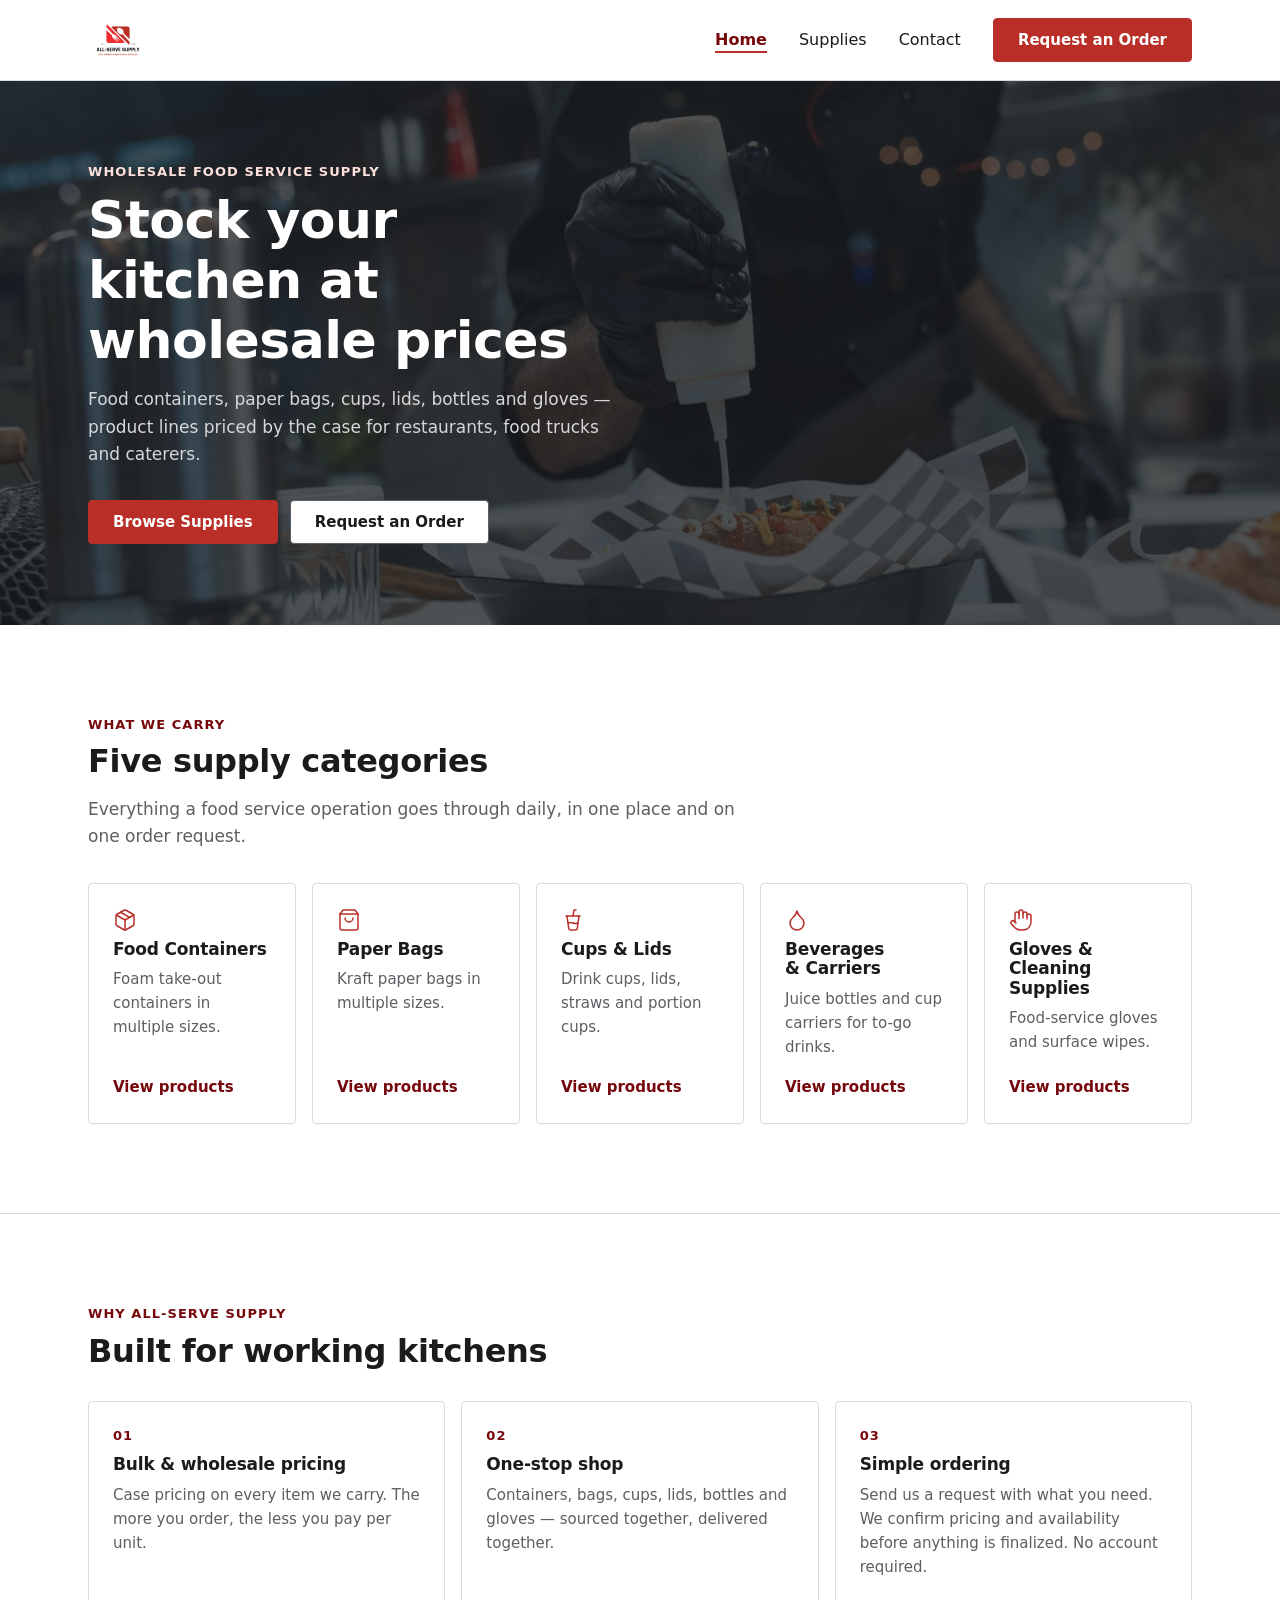
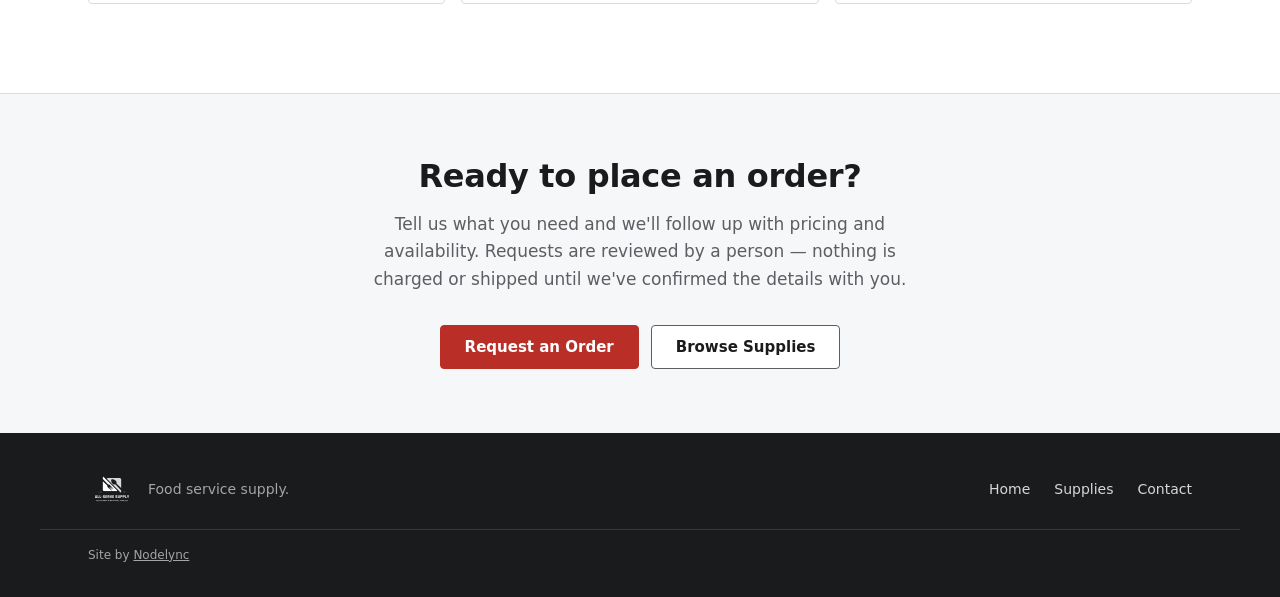
<file: index.html>
<!DOCTYPE html>
<html lang="en" class="no-js">
<head>
<meta charset="utf-8">
<meta name="viewport" content="width=device-width, initial-scale=1">
<title>All-Serve Supply — Wholesale Food Service Supplies</title>
<meta name="description" content="Wholesale containers, paper bags, cups, lids, bottles and gloves for restaurants, food trucks and caterers. Case pricing, simple order requests.">
<link rel="icon" href="images/logo/favicon-64.png" type="image/png">
<link rel="stylesheet" href="css/styles.css">
<link rel="preload" as="image" href="images/gallery/hero-800.jpg" media="(max-width: 63.9375em)" fetchpriority="high">
<link rel="preload" as="image" href="images/gallery/hero.jpg" media="(min-width: 64em)" fetchpriority="high">
<!-- Swaps the no-JS nav fallback for the toggle before first paint. -->
<script>document.documentElement.classList.remove('no-js');</script>
</head>
<body>

<a class="skip-link" href="#main">Skip to main content</a>

<header class="site-header">
  <div class="container">
    <a class="brand" href="index.html"><img src="images/logo/logo.svg" alt="All-Serve Supply"></a>
    <button class="nav-toggle" type="button" aria-expanded="false" aria-controls="site-nav" aria-label="Menu">
      <span class="nav-toggle-bars"></span>
    </button>
    <nav class="site-nav" id="site-nav" aria-label="Main">
      <ul>
        <li><a href="index.html" aria-current="page">Home</a></li>
        <li><a href="supplies.html">Supplies</a></li>
        <li><a href="contact.html">Contact</a></li>
        <li><a class="btn btn-primary" href="contact.html">Request an Order</a></li>
      </ul>
    </nav>
  </div>
</header>

<main id="main">

  <!-- Hero -->
  <section class="hero">
    <div class="container">
      <div class="hero-copy">
        <span class="eyebrow">Wholesale Food Service Supply</span>
        <h1>Stock your kitchen at wholesale prices</h1>
        <p>Food containers, paper bags, cups, lids, bottles and gloves — product lines priced by the case for restaurants, food trucks and caterers.</p>
        <div class="btn-row">
          <a class="btn btn-primary" href="supplies.html#catalog">Browse Supplies</a>
          <a class="btn btn-secondary" href="contact.html">Request an Order</a>
        </div>
      </div>
    </div>
  </section>

  <!-- Categories -->
  <section class="section">
    <div class="container">
      <div class="section-head">
        <span class="eyebrow">What We Carry</span>
        <h2>Five supply categories</h2>
        <p class="lede">Everything a food service operation goes through daily, in one place and on one order request.</p>
      </div>

      <div class="grid grid-5">
        <div class="card card-category">
          <svg class="card-icon" viewBox="0 0 24 24" fill="none" stroke="currentColor" stroke-width="1.5" stroke-linecap="round" stroke-linejoin="round" aria-hidden="true"><path d="M11 21.73a2 2 0 0 0 2 0l7-4A2 2 0 0 0 21 16V8a2 2 0 0 0-1-1.73l-7-4a2 2 0 0 0-2 0l-7 4A2 2 0 0 0 3 8v8a2 2 0 0 0 1 1.73z"/><path d="M12 22V12"/><path d="M3.29 7 12 12l8.71-5"/><path d="m7.5 4.27 9 5.15"/></svg>
          <h3>Food Containers</h3>
          <p>Foam take-out containers in multiple sizes.</p>
          <a class="card-link" href="supplies.html#containers">View products</a>
        </div>

        <div class="card card-category">
          <svg class="card-icon" viewBox="0 0 24 24" fill="none" stroke="currentColor" stroke-width="1.5" stroke-linecap="round" stroke-linejoin="round" aria-hidden="true"><path d="M6 2 3 6v14a2 2 0 0 0 2 2h14a2 2 0 0 0 2-2V6l-3-4Z"/><path d="M3 6h18"/><path d="M16 10a4 4 0 0 1-8 0"/></svg>
          <h3>Paper Bags</h3>
          <p>Kraft paper bags in multiple sizes.</p>
          <a class="card-link" href="supplies.html#bags">View products</a>
        </div>

        <div class="card card-category">
          <svg class="card-icon" viewBox="0 0 24 24" fill="none" stroke="currentColor" stroke-width="1.5" stroke-linecap="round" stroke-linejoin="round" aria-hidden="true"><path d="m6 8 1.75 12.28a2 2 0 0 0 2 1.72h4.54a2 2 0 0 0 2-1.72L18 8"/><path d="M5 8h14"/><path d="M7 15a6.47 6.47 0 0 1 5 0 6.47 6.47 0 0 0 5 0"/><path d="m12 8 1-6h2"/></svg>
          <h3>Cups &amp; Lids</h3>
          <p>Drink cups, lids, straws and portion cups.</p>
          <a class="card-link" href="supplies.html#cups">View products</a>
        </div>

        <div class="card card-category">
          <svg class="card-icon" viewBox="0 0 24 24" fill="none" stroke="currentColor" stroke-width="1.5" stroke-linecap="round" stroke-linejoin="round" aria-hidden="true"><path d="M12 22a7 7 0 0 0 7-7c0-2-1-3.9-3-5.5s-3.5-4-4-6.5c-.5 2.5-2 4.5-4 6.5C6 11.1 5 13 5 15a7 7 0 0 0 7 7z"/></svg>
          <h3>Beverages &amp; Carriers</h3>
          <p>Juice bottles and cup carriers for to-go drinks.</p>
          <a class="card-link" href="supplies.html#bottles">View products</a>
        </div>

        <div class="card card-category">
          <svg class="card-icon" viewBox="0 0 24 24" fill="none" stroke="currentColor" stroke-width="1.5" stroke-linecap="round" stroke-linejoin="round" aria-hidden="true"><path d="M18 11V6a2 2 0 0 0-4 0v0"/><path d="M14 10V4a2 2 0 0 0-4 0v2"/><path d="M10 10.5V6a2 2 0 0 0-4 0v8"/><path d="M18 8a2 2 0 1 1 4 0v6a8 8 0 0 1-8 8h-2c-2.8 0-4.5-.86-5.99-2.34l-3.6-3.6a2 2 0 0 1 2.83-2.82L7 15"/></svg>
          <h3>Gloves &amp; Cleaning Supplies</h3>
          <p>Food-service gloves and surface wipes.</p>
          <a class="card-link" href="supplies.html#gloves">View products</a>
        </div>
      </div>
    </div>
  </section>

  <!-- Why us -->
  <section class="section">
    <div class="container">
      <div class="section-head">
        <span class="eyebrow">Why All-Serve Supply</span>
        <h2>Built for working kitchens</h2>
      </div>

      <div class="grid grid-3">
        <div class="card">
          <span class="card-number">01</span>
          <h3>Bulk &amp; wholesale pricing</h3>
          <p>Case pricing on every item we carry. The more you order, the less you pay per unit.</p>
        </div>
        <div class="card">
          <span class="card-number">02</span>
          <h3>One-stop shop</h3>
          <p>Containers, bags, cups, lids, bottles and gloves — sourced together, delivered together.</p>
        </div>
        <div class="card">
          <span class="card-number">03</span>
          <h3>Simple ordering</h3>
          <p>Send us a request with what you need. We confirm pricing and availability before anything is finalized. No account required.</p>
        </div>
      </div>
    </div>
  </section>

  <!-- Closing CTA -->
  <section class="cta-band">
    <div class="container">
      <h2>Ready to place an order?</h2>
      <p>Tell us what you need and we'll follow up with pricing and availability. Requests are reviewed by a person — nothing is charged or shipped until we've confirmed the details with you.</p>
      <div class="btn-row">
        <a class="btn btn-primary" href="contact.html">Request an Order</a>
        <a class="btn btn-secondary" href="supplies.html#catalog">Browse Supplies</a>
      </div>
    </div>
  </section>

</main>

<footer class="site-footer">
  <div class="container">
    <div class="footer-brand-block">
      <a class="footer-logo" href="index.html"><img src="images/logo/inverted-logo-v2.svg" alt="All-Serve Supply"></a>
      <span class="footer-legal">Food service supply.</span>
    </div>
    <nav aria-label="Footer">
      <ul>
        <li><a href="index.html">Home</a></li>
        <li><a href="supplies.html">Supplies</a></li>
        <li><a href="contact.html">Contact</a></li>
      </ul>
    </nav>
  </div>
  <div class="container footer-credit">
    <p>Site by <a href="https://www.nodelync.cloud/" target="_blank" rel="noopener noreferrer">Nodelync</a></p>
  </div>
</footer>

<script src="js/main.js"></script>
</body>
</html>
</file>
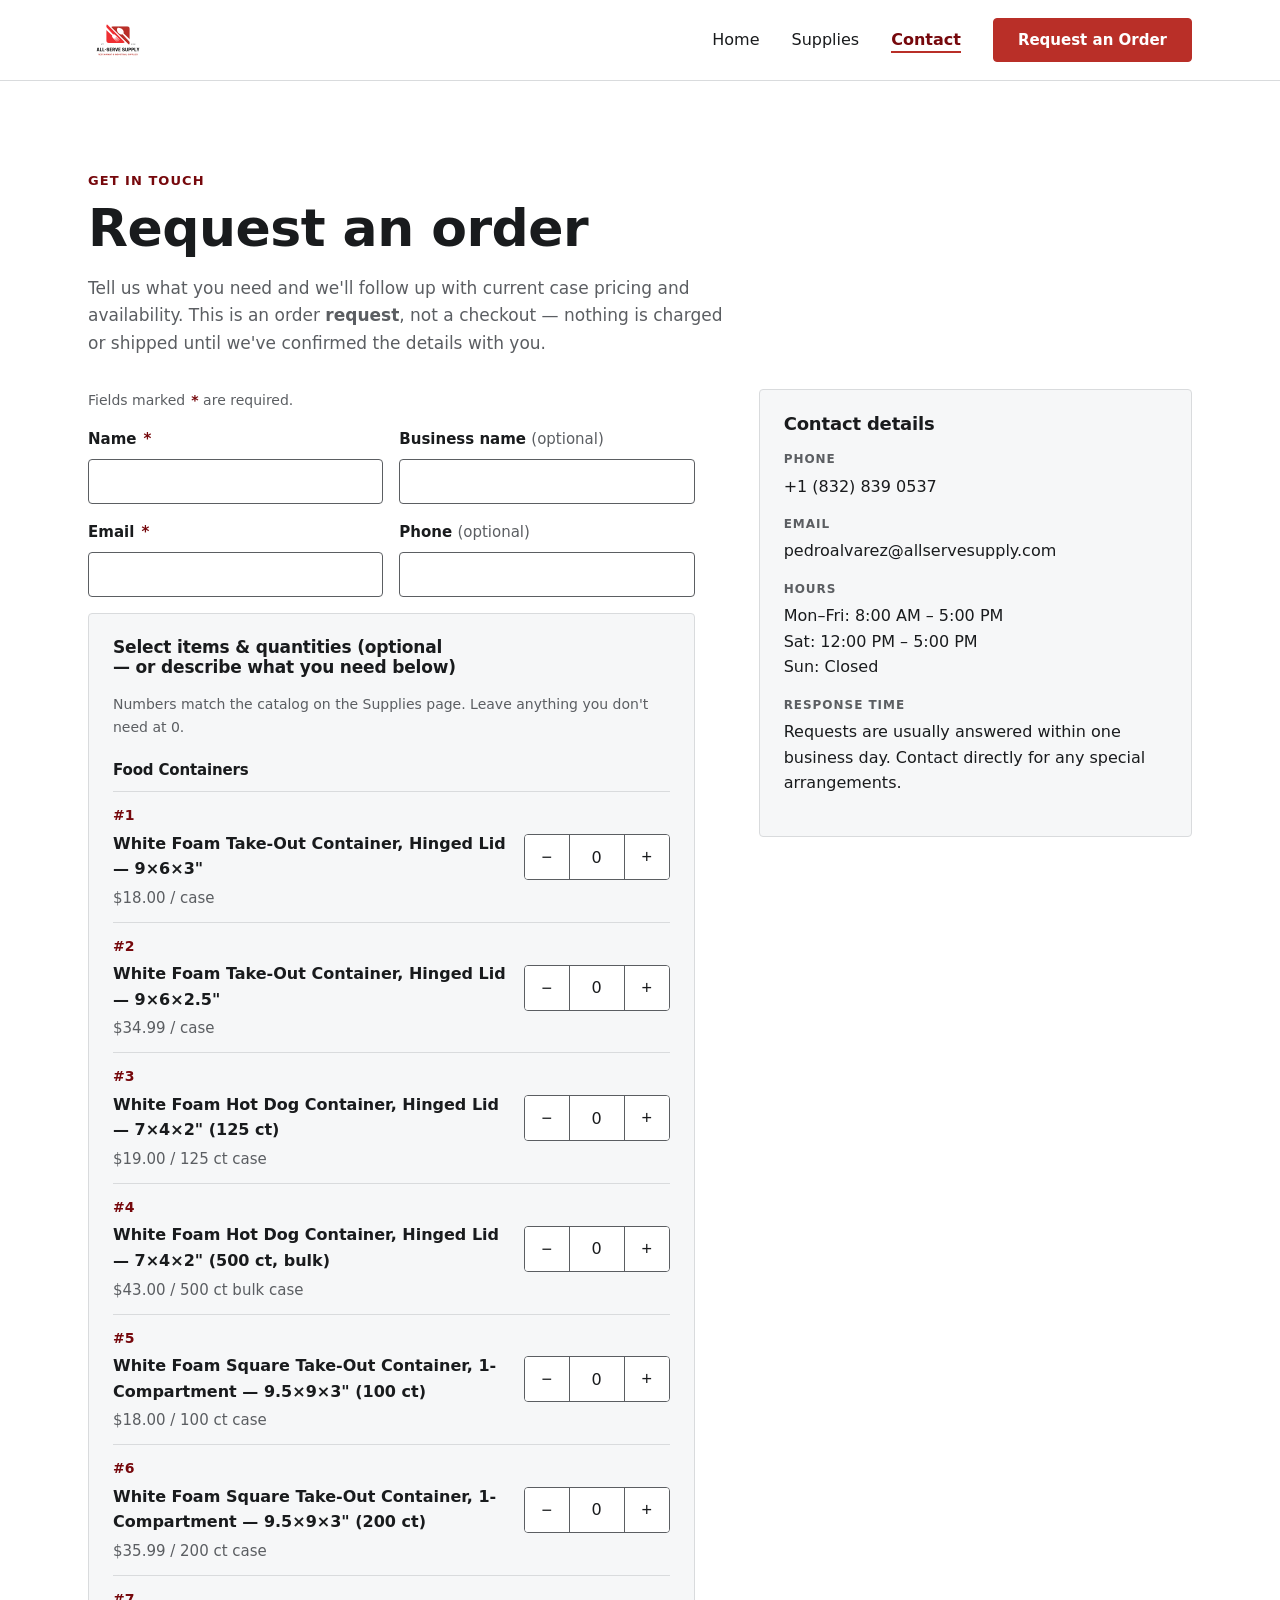
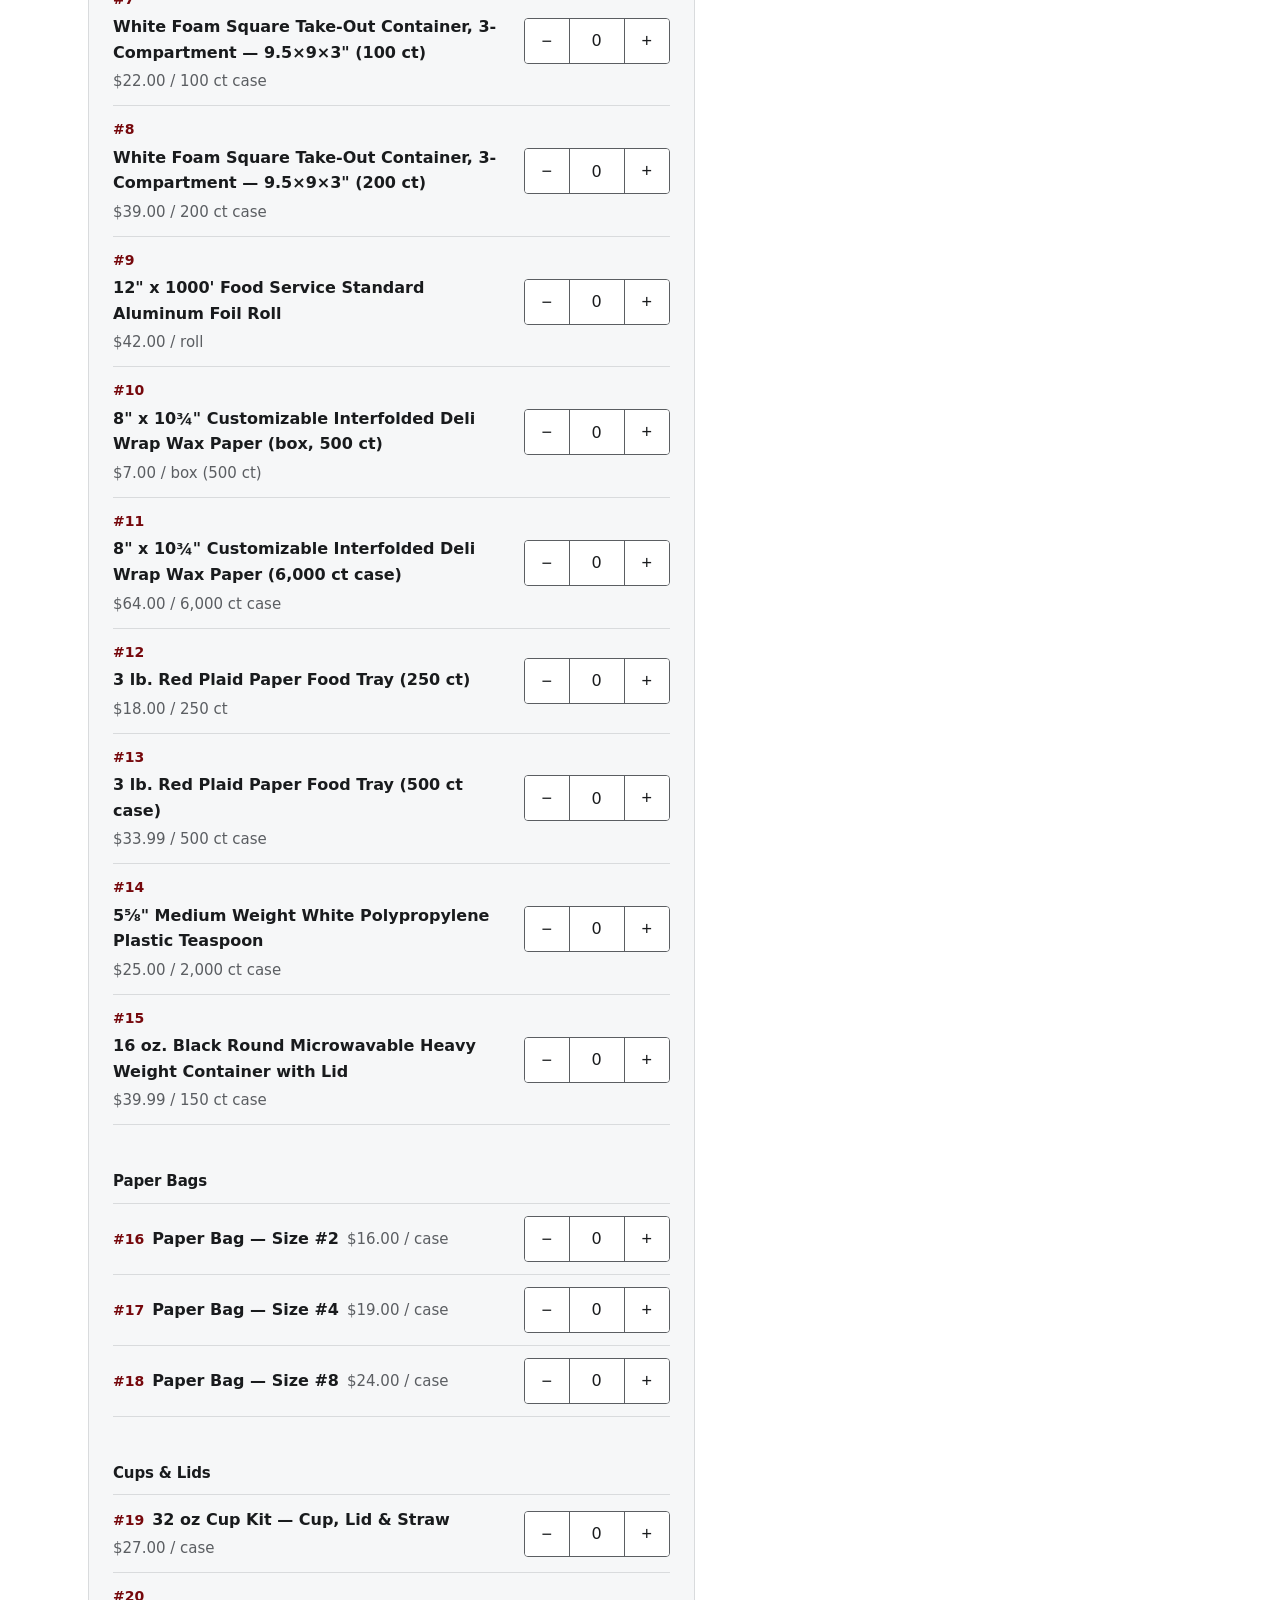
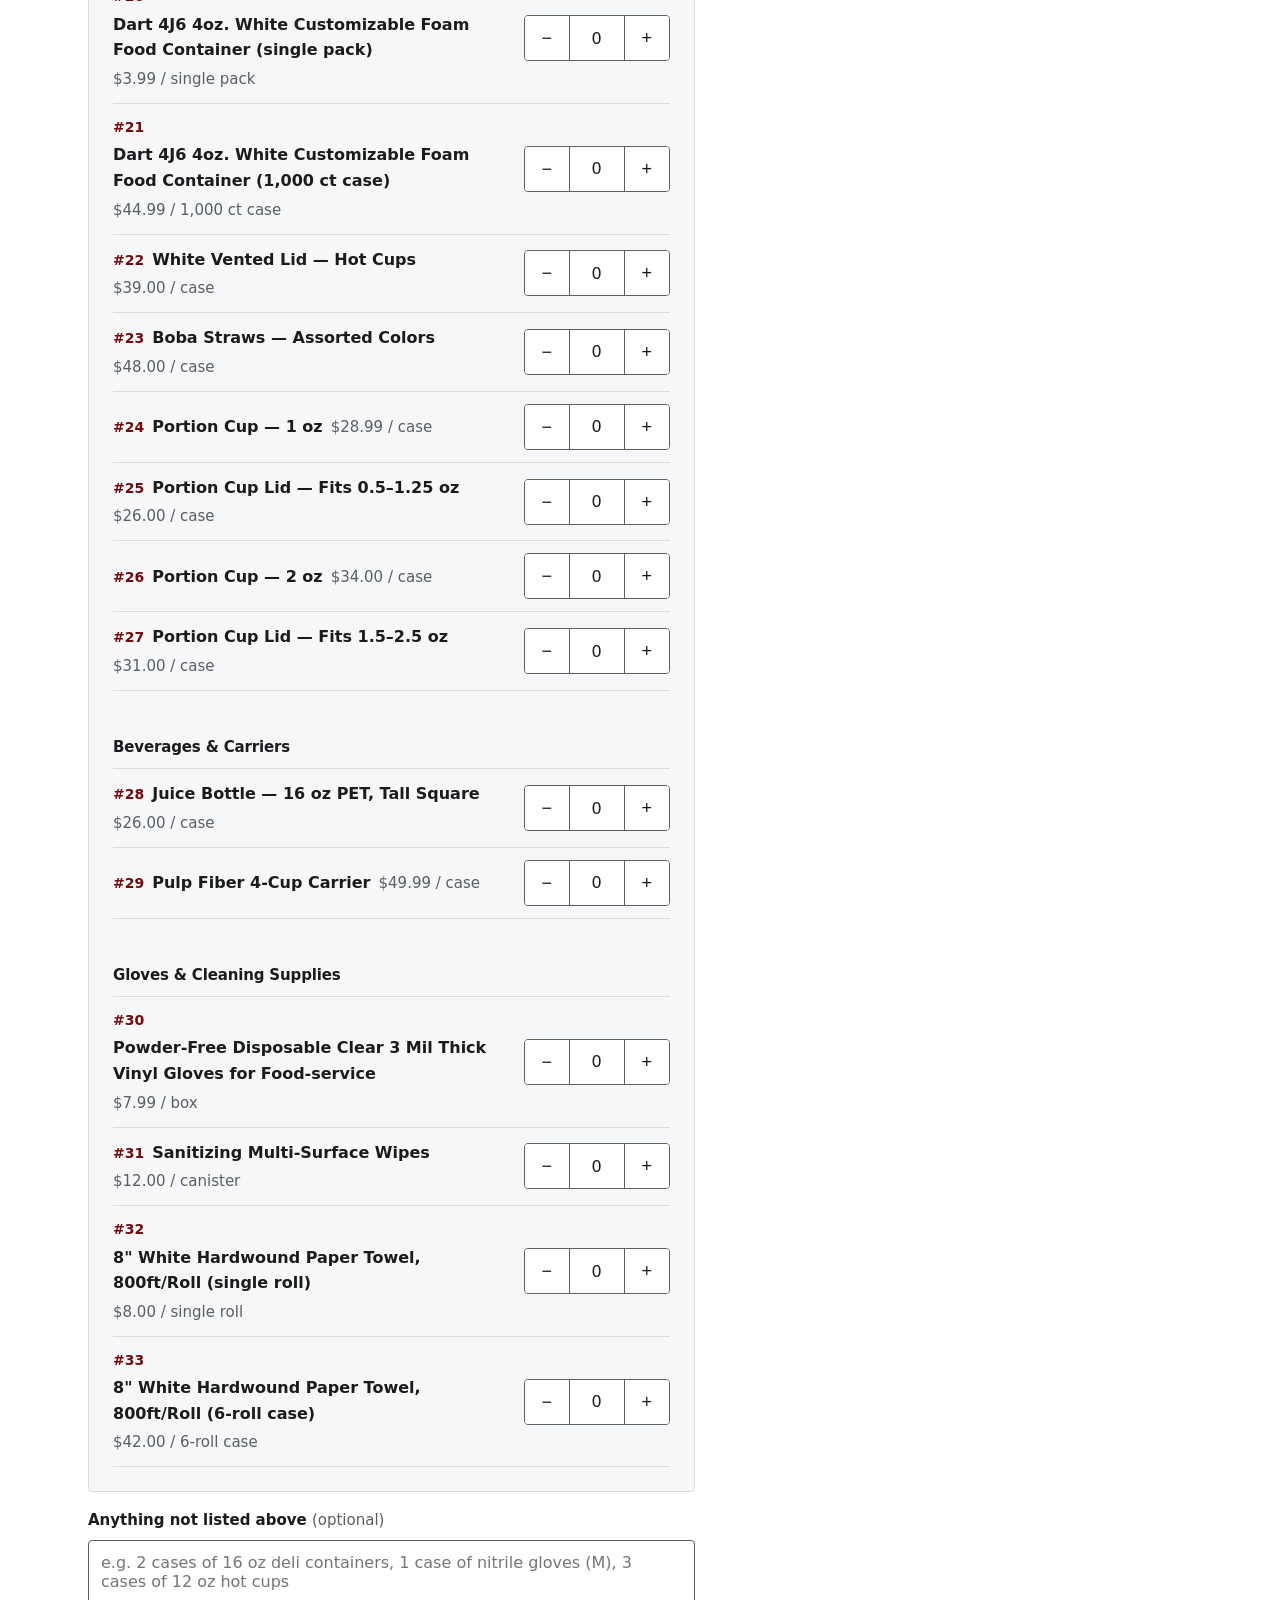
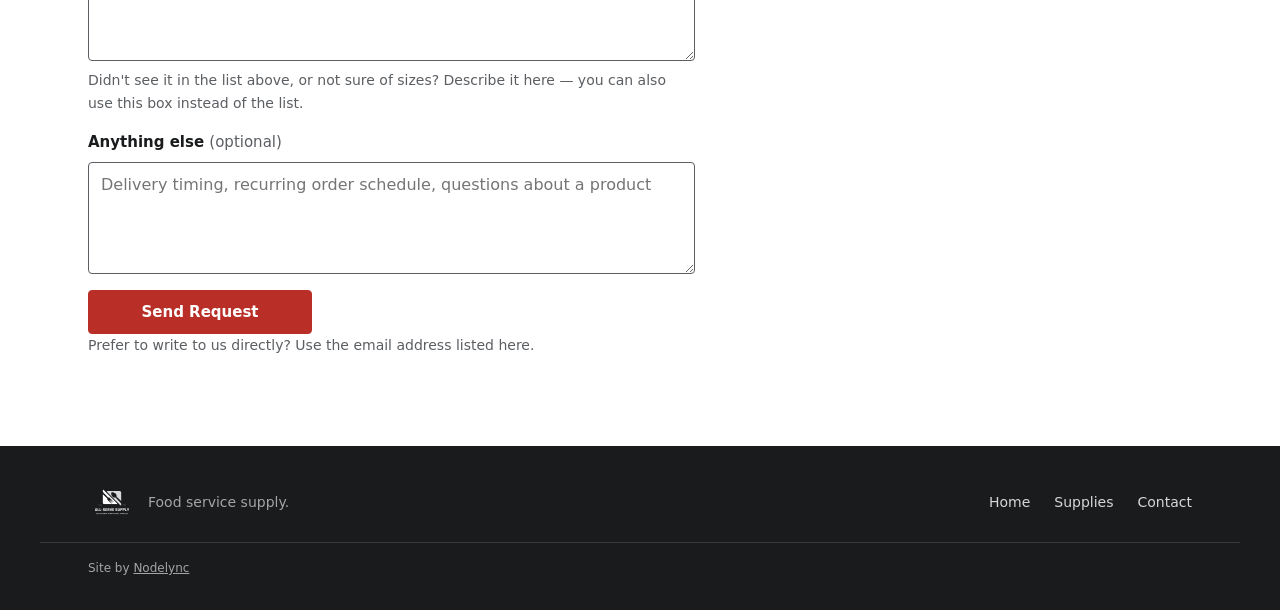
<file: contact.html>
<!DOCTYPE html>
<html lang="en" class="no-js">
<head>
<meta charset="utf-8">
<meta name="viewport" content="width=device-width, initial-scale=1">
<title>Contact &amp; Order Request — All-Serve Supply</title>
<meta name="description" content="Send an order request for wholesale food service supplies. Tell us the items and quantities you need and we'll follow up with case pricing and availability.">
<link rel="icon" href="images/logo/favicon-64.png" type="image/png">
<link rel="stylesheet" href="css/styles.css">
<!-- Swaps the no-JS nav fallback for the toggle before first paint. -->
<script>document.documentElement.classList.remove('no-js');</script>
</head>
<body>

<a class="skip-link" href="#main">Skip to main content</a>

<header class="site-header">
  <div class="container">
    <a class="brand" href="index.html"><img src="images/logo/logo.svg" alt="All-Serve Supply"></a>
    <button class="nav-toggle" type="button" aria-expanded="false" aria-controls="site-nav" aria-label="Menu">
      <span class="nav-toggle-bars"></span>
    </button>
    <nav class="site-nav" id="site-nav" aria-label="Main">
      <ul>
        <li><a href="index.html">Home</a></li>
        <li><a href="supplies.html">Supplies</a></li>
        <li><a href="contact.html" aria-current="page">Contact</a></li>
        <li><a class="btn btn-primary" href="contact.html">Request an Order</a></li>
      </ul>
    </nav>
  </div>
</header>

<main id="main">

  <section class="section">
    <div class="container">
      <div class="section-head">
        <span class="eyebrow">Get in Touch</span>
        <h1>Request an order</h1>
        <p class="lede">Tell us what you need and we'll follow up with current case pricing and availability. This is an order <strong>request</strong>, not a checkout — nothing is charged or shipped until we've confirmed the details with you.</p>
      </div>

      <div class="contact-layout">

        <div>
          <!-- Phase 1 has no backend (static hosting). On submit, main.js
               validates the fields and hands the details to the visitor's
               email client via a mailto: link addressed to data-order-email
               below. See PLACEHOLDER-DATA.md — moving to a real form
               endpoint is a launch task. -->
          <form class="form-grid" id="order-request-form" data-order-email="pedroalvarez@allservesupply.com" novalidate>

            <p class="field-hint">Fields marked <span class="required-mark" aria-hidden="true">*</span> are required.</p>

            <div class="form-row">
              <div class="form-field">
                <label for="name">Name <span class="required-mark" aria-hidden="true">*</span></label>
                <input class="input" type="text" id="name" name="name" autocomplete="name" required>
              </div>
              <div class="form-field">
                <label for="company">Business name <span class="optional">(optional)</span></label>
                <input class="input" type="text" id="company" name="company" autocomplete="organization">
              </div>
            </div>

            <div class="form-row">
              <div class="form-field">
                <label for="email">Email <span class="required-mark" aria-hidden="true">*</span></label>
                <input class="input" type="email" id="email" name="email" autocomplete="email" required>
              </div>
              <div class="form-field">
                <label for="phone">Phone <span class="optional">(optional)</span></label>
                <input class="input" type="tel" id="phone" name="phone" autocomplete="tel">
              </div>
            </div>

            <!-- Structured item selection. Hardcoded to match supplies.html —
                 same #1-#33 numbering, names and prices, in the same order —
                 no fetch(), no shared data source. See the numbering note
                 above the catalog section in supplies.html and the matching
                 entry in PLACEHOLDER-DATA.md before editing either page. -->
            <div class="order-items">
              <h2>Select items &amp; quantities <span class="optional">(optional — or describe what you need below)</span></h2>
              <p class="field-hint">Numbers match the catalog on the Supplies page. Leave anything you don't need at 0.</p>

              <div class="order-category">
                <h3>Food Containers</h3>

                <div class="order-item">
                  <div class="order-item-info">
                    <span class="order-item-number">#1</span>
                    <span class="order-item-name">White Foam Take-Out Container, Hinged Lid — 9×6×3"</span>
                    <span class="order-item-price">$18.00 / case</span>
                  </div>
                  <div class="qty-stepper">
                    <button type="button" class="qty-btn" data-step="-1" aria-label="Decrease quantity, item 1">−</button>
                    <input type="number" class="qty-input" name="qty-1" min="0" step="1" value="0" aria-label="Quantity, item 1">
                    <button type="button" class="qty-btn" data-step="1" aria-label="Increase quantity, item 1">+</button>
                  </div>
                </div>

                <div class="order-item">
                  <div class="order-item-info">
                    <span class="order-item-number">#2</span>
                    <span class="order-item-name">White Foam Take-Out Container, Hinged Lid — 9×6×2.5"</span>
                    <span class="order-item-price">$34.99 / case</span>
                  </div>
                  <div class="qty-stepper">
                    <button type="button" class="qty-btn" data-step="-1" aria-label="Decrease quantity, item 2">−</button>
                    <input type="number" class="qty-input" name="qty-2" min="0" step="1" value="0" aria-label="Quantity, item 2">
                    <button type="button" class="qty-btn" data-step="1" aria-label="Increase quantity, item 2">+</button>
                  </div>
                </div>

                <div class="order-item">
                  <div class="order-item-info">
                    <span class="order-item-number">#3</span>
                    <span class="order-item-name">White Foam Hot Dog Container, Hinged Lid — 7×4×2" (125 ct)</span>
                    <span class="order-item-price">$19.00 / 125 ct case</span>
                  </div>
                  <div class="qty-stepper">
                    <button type="button" class="qty-btn" data-step="-1" aria-label="Decrease quantity, item 3">−</button>
                    <input type="number" class="qty-input" name="qty-3" min="0" step="1" value="0" aria-label="Quantity, item 3">
                    <button type="button" class="qty-btn" data-step="1" aria-label="Increase quantity, item 3">+</button>
                  </div>
                </div>

                <div class="order-item">
                  <div class="order-item-info">
                    <span class="order-item-number">#4</span>
                    <span class="order-item-name">White Foam Hot Dog Container, Hinged Lid — 7×4×2" (500 ct, bulk)</span>
                    <span class="order-item-price">$43.00 / 500 ct bulk case</span>
                  </div>
                  <div class="qty-stepper">
                    <button type="button" class="qty-btn" data-step="-1" aria-label="Decrease quantity, item 4">−</button>
                    <input type="number" class="qty-input" name="qty-4" min="0" step="1" value="0" aria-label="Quantity, item 4">
                    <button type="button" class="qty-btn" data-step="1" aria-label="Increase quantity, item 4">+</button>
                  </div>
                </div>

                <div class="order-item">
                  <div class="order-item-info">
                    <span class="order-item-number">#5</span>
                    <span class="order-item-name">White Foam Square Take-Out Container, 1-Compartment — 9.5×9×3" (100 ct)</span>
                    <span class="order-item-price">$18.00 / 100 ct case</span>
                  </div>
                  <div class="qty-stepper">
                    <button type="button" class="qty-btn" data-step="-1" aria-label="Decrease quantity, item 5">−</button>
                    <input type="number" class="qty-input" name="qty-5" min="0" step="1" value="0" aria-label="Quantity, item 5">
                    <button type="button" class="qty-btn" data-step="1" aria-label="Increase quantity, item 5">+</button>
                  </div>
                </div>

                <div class="order-item">
                  <div class="order-item-info">
                    <span class="order-item-number">#6</span>
                    <span class="order-item-name">White Foam Square Take-Out Container, 1-Compartment — 9.5×9×3" (200 ct)</span>
                    <span class="order-item-price">$35.99 / 200 ct case</span>
                  </div>
                  <div class="qty-stepper">
                    <button type="button" class="qty-btn" data-step="-1" aria-label="Decrease quantity, item 6">−</button>
                    <input type="number" class="qty-input" name="qty-6" min="0" step="1" value="0" aria-label="Quantity, item 6">
                    <button type="button" class="qty-btn" data-step="1" aria-label="Increase quantity, item 6">+</button>
                  </div>
                </div>

                <div class="order-item">
                  <div class="order-item-info">
                    <span class="order-item-number">#7</span>
                    <span class="order-item-name">White Foam Square Take-Out Container, 3-Compartment — 9.5×9×3" (100 ct)</span>
                    <span class="order-item-price">$22.00 / 100 ct case</span>
                  </div>
                  <div class="qty-stepper">
                    <button type="button" class="qty-btn" data-step="-1" aria-label="Decrease quantity, item 7">−</button>
                    <input type="number" class="qty-input" name="qty-7" min="0" step="1" value="0" aria-label="Quantity, item 7">
                    <button type="button" class="qty-btn" data-step="1" aria-label="Increase quantity, item 7">+</button>
                  </div>
                </div>

                <div class="order-item">
                  <div class="order-item-info">
                    <span class="order-item-number">#8</span>
                    <span class="order-item-name">White Foam Square Take-Out Container, 3-Compartment — 9.5×9×3" (200 ct)</span>
                    <span class="order-item-price">$39.00 / 200 ct case</span>
                  </div>
                  <div class="qty-stepper">
                    <button type="button" class="qty-btn" data-step="-1" aria-label="Decrease quantity, item 8">−</button>
                    <input type="number" class="qty-input" name="qty-8" min="0" step="1" value="0" aria-label="Quantity, item 8">
                    <button type="button" class="qty-btn" data-step="1" aria-label="Increase quantity, item 8">+</button>
                  </div>
                </div>

                <div class="order-item">
                  <div class="order-item-info">
                    <span class="order-item-number">#9</span>
                    <span class="order-item-name">12" x 1000' Food Service Standard Aluminum Foil Roll</span>
                    <span class="order-item-price">$42.00 / roll</span>
                  </div>
                  <div class="qty-stepper">
                    <button type="button" class="qty-btn" data-step="-1" aria-label="Decrease quantity, item 9">−</button>
                    <input type="number" class="qty-input" name="qty-9" min="0" step="1" value="0" aria-label="Quantity, item 9">
                    <button type="button" class="qty-btn" data-step="1" aria-label="Increase quantity, item 9">+</button>
                  </div>
                </div>

                <div class="order-item">
                  <div class="order-item-info">
                    <span class="order-item-number">#10</span>
                    <span class="order-item-name">8" x 10¾" Customizable Interfolded Deli Wrap Wax Paper (box, 500 ct)</span>
                    <span class="order-item-price">$7.00 / box (500 ct)</span>
                  </div>
                  <div class="qty-stepper">
                    <button type="button" class="qty-btn" data-step="-1" aria-label="Decrease quantity, item 10">−</button>
                    <input type="number" class="qty-input" name="qty-10" min="0" step="1" value="0" aria-label="Quantity, item 10">
                    <button type="button" class="qty-btn" data-step="1" aria-label="Increase quantity, item 10">+</button>
                  </div>
                </div>

                <div class="order-item">
                  <div class="order-item-info">
                    <span class="order-item-number">#11</span>
                    <span class="order-item-name">8" x 10¾" Customizable Interfolded Deli Wrap Wax Paper (6,000 ct case)</span>
                    <span class="order-item-price">$64.00 / 6,000 ct case</span>
                  </div>
                  <div class="qty-stepper">
                    <button type="button" class="qty-btn" data-step="-1" aria-label="Decrease quantity, item 11">−</button>
                    <input type="number" class="qty-input" name="qty-11" min="0" step="1" value="0" aria-label="Quantity, item 11">
                    <button type="button" class="qty-btn" data-step="1" aria-label="Increase quantity, item 11">+</button>
                  </div>
                </div>

                <div class="order-item">
                  <div class="order-item-info">
                    <span class="order-item-number">#12</span>
                    <span class="order-item-name">3 lb. Red Plaid Paper Food Tray (250 ct)</span>
                    <span class="order-item-price">$18.00 / 250 ct</span>
                  </div>
                  <div class="qty-stepper">
                    <button type="button" class="qty-btn" data-step="-1" aria-label="Decrease quantity, item 12">−</button>
                    <input type="number" class="qty-input" name="qty-12" min="0" step="1" value="0" aria-label="Quantity, item 12">
                    <button type="button" class="qty-btn" data-step="1" aria-label="Increase quantity, item 12">+</button>
                  </div>
                </div>

                <div class="order-item">
                  <div class="order-item-info">
                    <span class="order-item-number">#13</span>
                    <span class="order-item-name">3 lb. Red Plaid Paper Food Tray (500 ct case)</span>
                    <span class="order-item-price">$33.99 / 500 ct case</span>
                  </div>
                  <div class="qty-stepper">
                    <button type="button" class="qty-btn" data-step="-1" aria-label="Decrease quantity, item 13">−</button>
                    <input type="number" class="qty-input" name="qty-13" min="0" step="1" value="0" aria-label="Quantity, item 13">
                    <button type="button" class="qty-btn" data-step="1" aria-label="Increase quantity, item 13">+</button>
                  </div>
                </div>

                <div class="order-item">
                  <div class="order-item-info">
                    <span class="order-item-number">#14</span>
                    <span class="order-item-name">5⅝" Medium Weight White Polypropylene Plastic Teaspoon</span>
                    <span class="order-item-price">$25.00 / 2,000 ct case</span>
                  </div>
                  <div class="qty-stepper">
                    <button type="button" class="qty-btn" data-step="-1" aria-label="Decrease quantity, item 14">−</button>
                    <input type="number" class="qty-input" name="qty-14" min="0" step="1" value="0" aria-label="Quantity, item 14">
                    <button type="button" class="qty-btn" data-step="1" aria-label="Increase quantity, item 14">+</button>
                  </div>
                </div>

                <div class="order-item">
                  <div class="order-item-info">
                    <span class="order-item-number">#15</span>
                    <span class="order-item-name">16 oz. Black Round Microwavable Heavy Weight Container with Lid</span>
                    <span class="order-item-price">$39.99 / 150 ct case</span>
                  </div>
                  <div class="qty-stepper">
                    <button type="button" class="qty-btn" data-step="-1" aria-label="Decrease quantity, item 15">−</button>
                    <input type="number" class="qty-input" name="qty-15" min="0" step="1" value="0" aria-label="Quantity, item 15">
                    <button type="button" class="qty-btn" data-step="1" aria-label="Increase quantity, item 15">+</button>
                  </div>
                </div>
              </div>

              <div class="order-category">
                <h3>Paper Bags</h3>

                <div class="order-item">
                  <div class="order-item-info">
                    <span class="order-item-number">#16</span>
                    <span class="order-item-name">Paper Bag — Size #2</span>
                    <span class="order-item-price">$16.00 / case</span>
                  </div>
                  <div class="qty-stepper">
                    <button type="button" class="qty-btn" data-step="-1" aria-label="Decrease quantity, item 16">−</button>
                    <input type="number" class="qty-input" name="qty-16" min="0" step="1" value="0" aria-label="Quantity, item 16">
                    <button type="button" class="qty-btn" data-step="1" aria-label="Increase quantity, item 16">+</button>
                  </div>
                </div>

                <div class="order-item">
                  <div class="order-item-info">
                    <span class="order-item-number">#17</span>
                    <span class="order-item-name">Paper Bag — Size #4</span>
                    <span class="order-item-price">$19.00 / case</span>
                  </div>
                  <div class="qty-stepper">
                    <button type="button" class="qty-btn" data-step="-1" aria-label="Decrease quantity, item 17">−</button>
                    <input type="number" class="qty-input" name="qty-17" min="0" step="1" value="0" aria-label="Quantity, item 17">
                    <button type="button" class="qty-btn" data-step="1" aria-label="Increase quantity, item 17">+</button>
                  </div>
                </div>

                <div class="order-item">
                  <div class="order-item-info">
                    <span class="order-item-number">#18</span>
                    <span class="order-item-name">Paper Bag — Size #8</span>
                    <span class="order-item-price">$24.00 / case</span>
                  </div>
                  <div class="qty-stepper">
                    <button type="button" class="qty-btn" data-step="-1" aria-label="Decrease quantity, item 18">−</button>
                    <input type="number" class="qty-input" name="qty-18" min="0" step="1" value="0" aria-label="Quantity, item 18">
                    <button type="button" class="qty-btn" data-step="1" aria-label="Increase quantity, item 18">+</button>
                  </div>
                </div>
              </div>

              <div class="order-category">
                <h3>Cups &amp; Lids</h3>

                <div class="order-item">
                  <div class="order-item-info">
                    <span class="order-item-number">#19</span>
                    <span class="order-item-name">32 oz Cup Kit — Cup, Lid &amp; Straw</span>
                    <span class="order-item-price">$27.00 / case</span>
                  </div>
                  <div class="qty-stepper">
                    <button type="button" class="qty-btn" data-step="-1" aria-label="Decrease quantity, item 19">−</button>
                    <input type="number" class="qty-input" name="qty-19" min="0" step="1" value="0" aria-label="Quantity, item 19">
                    <button type="button" class="qty-btn" data-step="1" aria-label="Increase quantity, item 19">+</button>
                  </div>
                </div>

                <div class="order-item">
                  <div class="order-item-info">
                    <span class="order-item-number">#20</span>
                    <span class="order-item-name">Dart 4J6 4oz. White Customizable Foam Food Container (single pack)</span>
                    <span class="order-item-price">$3.99 / single pack</span>
                  </div>
                  <div class="qty-stepper">
                    <button type="button" class="qty-btn" data-step="-1" aria-label="Decrease quantity, item 20">−</button>
                    <input type="number" class="qty-input" name="qty-20" min="0" step="1" value="0" aria-label="Quantity, item 20">
                    <button type="button" class="qty-btn" data-step="1" aria-label="Increase quantity, item 20">+</button>
                  </div>
                </div>

                <div class="order-item">
                  <div class="order-item-info">
                    <span class="order-item-number">#21</span>
                    <span class="order-item-name">Dart 4J6 4oz. White Customizable Foam Food Container (1,000 ct case)</span>
                    <span class="order-item-price">$44.99 / 1,000 ct case</span>
                  </div>
                  <div class="qty-stepper">
                    <button type="button" class="qty-btn" data-step="-1" aria-label="Decrease quantity, item 21">−</button>
                    <input type="number" class="qty-input" name="qty-21" min="0" step="1" value="0" aria-label="Quantity, item 21">
                    <button type="button" class="qty-btn" data-step="1" aria-label="Increase quantity, item 21">+</button>
                  </div>
                </div>

                <div class="order-item">
                  <div class="order-item-info">
                    <span class="order-item-number">#22</span>
                    <span class="order-item-name">White Vented Lid — Hot Cups</span>
                    <span class="order-item-price">$39.00 / case</span>
                  </div>
                  <div class="qty-stepper">
                    <button type="button" class="qty-btn" data-step="-1" aria-label="Decrease quantity, item 22">−</button>
                    <input type="number" class="qty-input" name="qty-22" min="0" step="1" value="0" aria-label="Quantity, item 22">
                    <button type="button" class="qty-btn" data-step="1" aria-label="Increase quantity, item 22">+</button>
                  </div>
                </div>

                <div class="order-item">
                  <div class="order-item-info">
                    <span class="order-item-number">#23</span>
                    <span class="order-item-name">Boba Straws — Assorted Colors</span>
                    <span class="order-item-price">$48.00 / case</span>
                  </div>
                  <div class="qty-stepper">
                    <button type="button" class="qty-btn" data-step="-1" aria-label="Decrease quantity, item 23">−</button>
                    <input type="number" class="qty-input" name="qty-23" min="0" step="1" value="0" aria-label="Quantity, item 23">
                    <button type="button" class="qty-btn" data-step="1" aria-label="Increase quantity, item 23">+</button>
                  </div>
                </div>

                <div class="order-item">
                  <div class="order-item-info">
                    <span class="order-item-number">#24</span>
                    <span class="order-item-name">Portion Cup — 1 oz</span>
                    <span class="order-item-price">$28.99 / case</span>
                  </div>
                  <div class="qty-stepper">
                    <button type="button" class="qty-btn" data-step="-1" aria-label="Decrease quantity, item 24">−</button>
                    <input type="number" class="qty-input" name="qty-24" min="0" step="1" value="0" aria-label="Quantity, item 24">
                    <button type="button" class="qty-btn" data-step="1" aria-label="Increase quantity, item 24">+</button>
                  </div>
                </div>

                <div class="order-item">
                  <div class="order-item-info">
                    <span class="order-item-number">#25</span>
                    <span class="order-item-name">Portion Cup Lid — Fits 0.5–1.25 oz</span>
                    <span class="order-item-price">$26.00 / case</span>
                  </div>
                  <div class="qty-stepper">
                    <button type="button" class="qty-btn" data-step="-1" aria-label="Decrease quantity, item 25">−</button>
                    <input type="number" class="qty-input" name="qty-25" min="0" step="1" value="0" aria-label="Quantity, item 25">
                    <button type="button" class="qty-btn" data-step="1" aria-label="Increase quantity, item 25">+</button>
                  </div>
                </div>

                <div class="order-item">
                  <div class="order-item-info">
                    <span class="order-item-number">#26</span>
                    <span class="order-item-name">Portion Cup — 2 oz</span>
                    <span class="order-item-price">$34.00 / case</span>
                  </div>
                  <div class="qty-stepper">
                    <button type="button" class="qty-btn" data-step="-1" aria-label="Decrease quantity, item 26">−</button>
                    <input type="number" class="qty-input" name="qty-26" min="0" step="1" value="0" aria-label="Quantity, item 26">
                    <button type="button" class="qty-btn" data-step="1" aria-label="Increase quantity, item 26">+</button>
                  </div>
                </div>

                <div class="order-item">
                  <div class="order-item-info">
                    <span class="order-item-number">#27</span>
                    <span class="order-item-name">Portion Cup Lid — Fits 1.5–2.5 oz</span>
                    <span class="order-item-price">$31.00 / case</span>
                  </div>
                  <div class="qty-stepper">
                    <button type="button" class="qty-btn" data-step="-1" aria-label="Decrease quantity, item 27">−</button>
                    <input type="number" class="qty-input" name="qty-27" min="0" step="1" value="0" aria-label="Quantity, item 27">
                    <button type="button" class="qty-btn" data-step="1" aria-label="Increase quantity, item 27">+</button>
                  </div>
                </div>
              </div>

              <div class="order-category">
                <h3>Beverages &amp; Carriers</h3>

                <div class="order-item">
                  <div class="order-item-info">
                    <span class="order-item-number">#28</span>
                    <span class="order-item-name">Juice Bottle — 16 oz PET, Tall Square</span>
                    <span class="order-item-price">$26.00 / case</span>
                  </div>
                  <div class="qty-stepper">
                    <button type="button" class="qty-btn" data-step="-1" aria-label="Decrease quantity, item 28">−</button>
                    <input type="number" class="qty-input" name="qty-28" min="0" step="1" value="0" aria-label="Quantity, item 28">
                    <button type="button" class="qty-btn" data-step="1" aria-label="Increase quantity, item 28">+</button>
                  </div>
                </div>

                <div class="order-item">
                  <div class="order-item-info">
                    <span class="order-item-number">#29</span>
                    <span class="order-item-name">Pulp Fiber 4-Cup Carrier</span>
                    <span class="order-item-price">$49.99 / case</span>
                  </div>
                  <div class="qty-stepper">
                    <button type="button" class="qty-btn" data-step="-1" aria-label="Decrease quantity, item 29">−</button>
                    <input type="number" class="qty-input" name="qty-29" min="0" step="1" value="0" aria-label="Quantity, item 29">
                    <button type="button" class="qty-btn" data-step="1" aria-label="Increase quantity, item 29">+</button>
                  </div>
                </div>
              </div>

              <div class="order-category">
                <h3>Gloves &amp; Cleaning Supplies</h3>

                <div class="order-item">
                  <div class="order-item-info">
                    <span class="order-item-number">#30</span>
                    <span class="order-item-name">Powder-Free Disposable Clear 3 Mil Thick Vinyl Gloves for Food-service</span>
                    <span class="order-item-price">$7.99 / box</span>
                  </div>
                  <div class="qty-stepper">
                    <button type="button" class="qty-btn" data-step="-1" aria-label="Decrease quantity, item 30">−</button>
                    <input type="number" class="qty-input" name="qty-30" min="0" step="1" value="0" aria-label="Quantity, item 30">
                    <button type="button" class="qty-btn" data-step="1" aria-label="Increase quantity, item 30">+</button>
                  </div>
                </div>

                <div class="order-item">
                  <div class="order-item-info">
                    <span class="order-item-number">#31</span>
                    <span class="order-item-name">Sanitizing Multi-Surface Wipes</span>
                    <span class="order-item-price">$12.00 / canister</span>
                  </div>
                  <div class="qty-stepper">
                    <button type="button" class="qty-btn" data-step="-1" aria-label="Decrease quantity, item 31">−</button>
                    <input type="number" class="qty-input" name="qty-31" min="0" step="1" value="0" aria-label="Quantity, item 31">
                    <button type="button" class="qty-btn" data-step="1" aria-label="Increase quantity, item 31">+</button>
                  </div>
                </div>

                <div class="order-item">
                  <div class="order-item-info">
                    <span class="order-item-number">#32</span>
                    <span class="order-item-name">8" White Hardwound Paper Towel, 800ft/Roll (single roll)</span>
                    <span class="order-item-price">$8.00 / single roll</span>
                  </div>
                  <div class="qty-stepper">
                    <button type="button" class="qty-btn" data-step="-1" aria-label="Decrease quantity, item 32">−</button>
                    <input type="number" class="qty-input" name="qty-32" min="0" step="1" value="0" aria-label="Quantity, item 32">
                    <button type="button" class="qty-btn" data-step="1" aria-label="Increase quantity, item 32">+</button>
                  </div>
                </div>

                <div class="order-item">
                  <div class="order-item-info">
                    <span class="order-item-number">#33</span>
                    <span class="order-item-name">8" White Hardwound Paper Towel, 800ft/Roll (6-roll case)</span>
                    <span class="order-item-price">$42.00 / 6-roll case</span>
                  </div>
                  <div class="qty-stepper">
                    <button type="button" class="qty-btn" data-step="-1" aria-label="Decrease quantity, item 33">−</button>
                    <input type="number" class="qty-input" name="qty-33" min="0" step="1" value="0" aria-label="Quantity, item 33">
                    <button type="button" class="qty-btn" data-step="1" aria-label="Increase quantity, item 33">+</button>
                  </div>
                </div>
              </div>
            </div>

            <p class="form-error" id="order-items-error" role="alert" hidden>Select a quantity for at least one item above, or describe what you need in the box below.</p>

            <div class="form-field">
              <label for="items">Anything not listed above <span class="optional">(optional)</span></label>
              <textarea class="input" id="items" name="items" rows="5" placeholder="e.g. 2 cases of 16 oz deli containers, 1 case of nitrile gloves (M), 3 cases of 12 oz hot cups"></textarea>
              <p class="field-hint">Didn't see it in the list above, or not sure of sizes? Describe it here — you can also use this box instead of the list.</p>
            </div>

            <div class="form-field">
              <label for="notes">Anything else <span class="optional">(optional)</span></label>
              <textarea class="input" id="notes" name="notes" rows="3" placeholder="Delivery timing, recurring order schedule, questions about a product"></textarea>
            </div>

            <div>
              <button class="btn btn-primary btn-block" type="submit">Send Request</button>
              <p class="form-note" id="form-note">Prefer to write to us directly? Use the email address listed here.</p>
            </div>

          </form>

          <!-- Revealed by main.js once the request has been handed off. -->
          <div class="form-success" id="form-success" role="status" tabindex="-1" hidden>
            <h2>Your request is ready to send</h2>
            <p>We've opened your email app with the details filled in — send that message and it reaches us directly.</p>
            <p>If nothing opened, your device may not have an email app set up. Email us at the address listed on this page instead and we'll pick it up from there.</p>
          </div>
        </div>

        <aside class="contact-panel">
          <h2>Contact details</h2>
          <!-- Per project rules, no physical or supply address is published
               anywhere on this site. -->
          <dl class="contact-list">
            <div>
              <dt>Phone</dt>
              <dd>+1 (832) 839 0537</dd>
            </div>
            <div>
              <dt>Email</dt>
              <dd>pedroalvarez@allservesupply.com</dd>
            </div>
            <div>
              <dt>Hours</dt>
              <dd>Mon–Fri: 8:00 AM – 5:00 PM<br>Sat: 12:00 PM – 5:00 PM<br>Sun: Closed</dd>
            </div>
            <div>
              <dt>Response time</dt>
              <dd>Requests are usually answered within one business day. Contact directly for any special arrangements.</dd>
            </div>
          </dl>
        </aside>

      </div>
    </div>
  </section>

</main>

<footer class="site-footer">
  <div class="container">
    <div class="footer-brand-block">
      <a class="footer-logo" href="index.html"><img src="images/logo/inverted-logo-v2.svg" alt="All-Serve Supply"></a>
      <span class="footer-legal">Food service supply.</span>
    </div>
    <nav aria-label="Footer">
      <ul>
        <li><a href="index.html">Home</a></li>
        <li><a href="supplies.html">Supplies</a></li>
        <li><a href="contact.html">Contact</a></li>
      </ul>
    </nav>
  </div>
  <div class="container footer-credit">
    <p>Site by <a href="https://www.nodelync.cloud/" target="_blank" rel="noopener noreferrer">Nodelync</a></p>
  </div>
</footer>

<script src="js/main.js"></script>
</body>
</html>
</file>
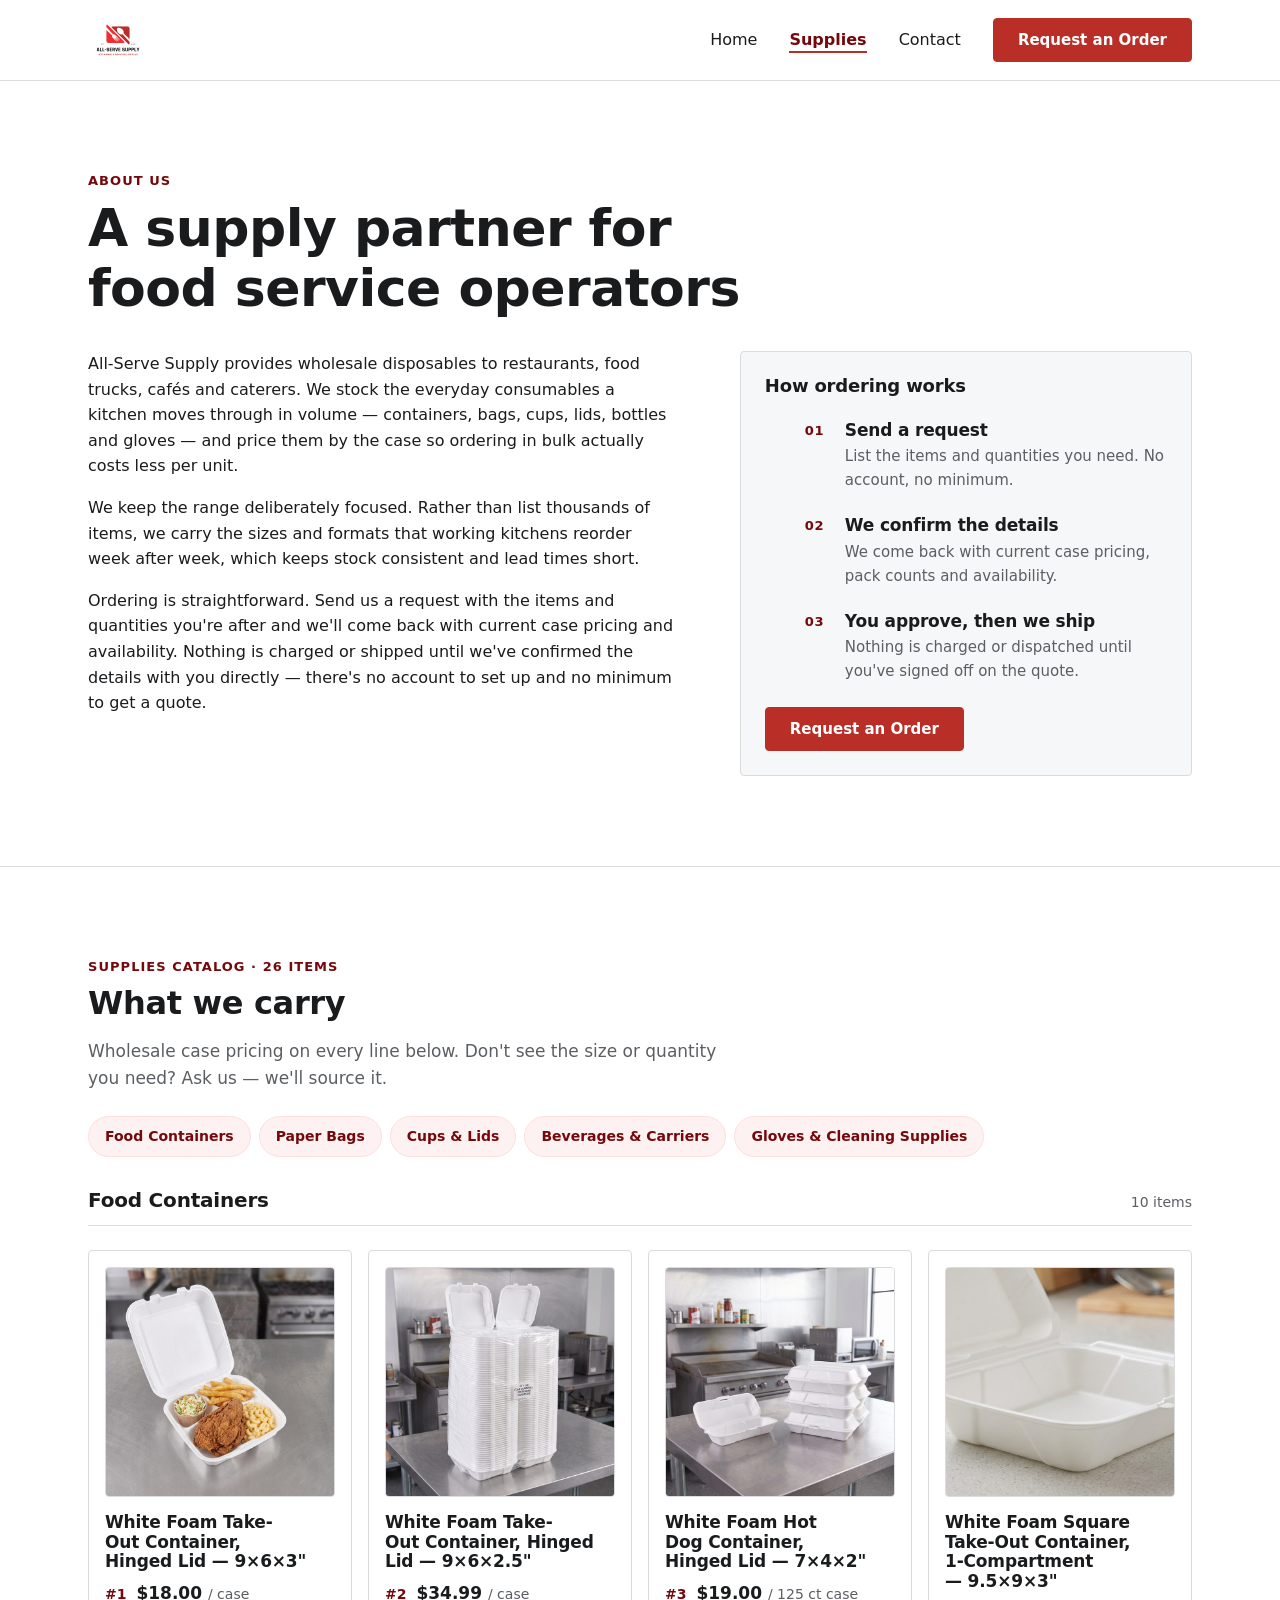
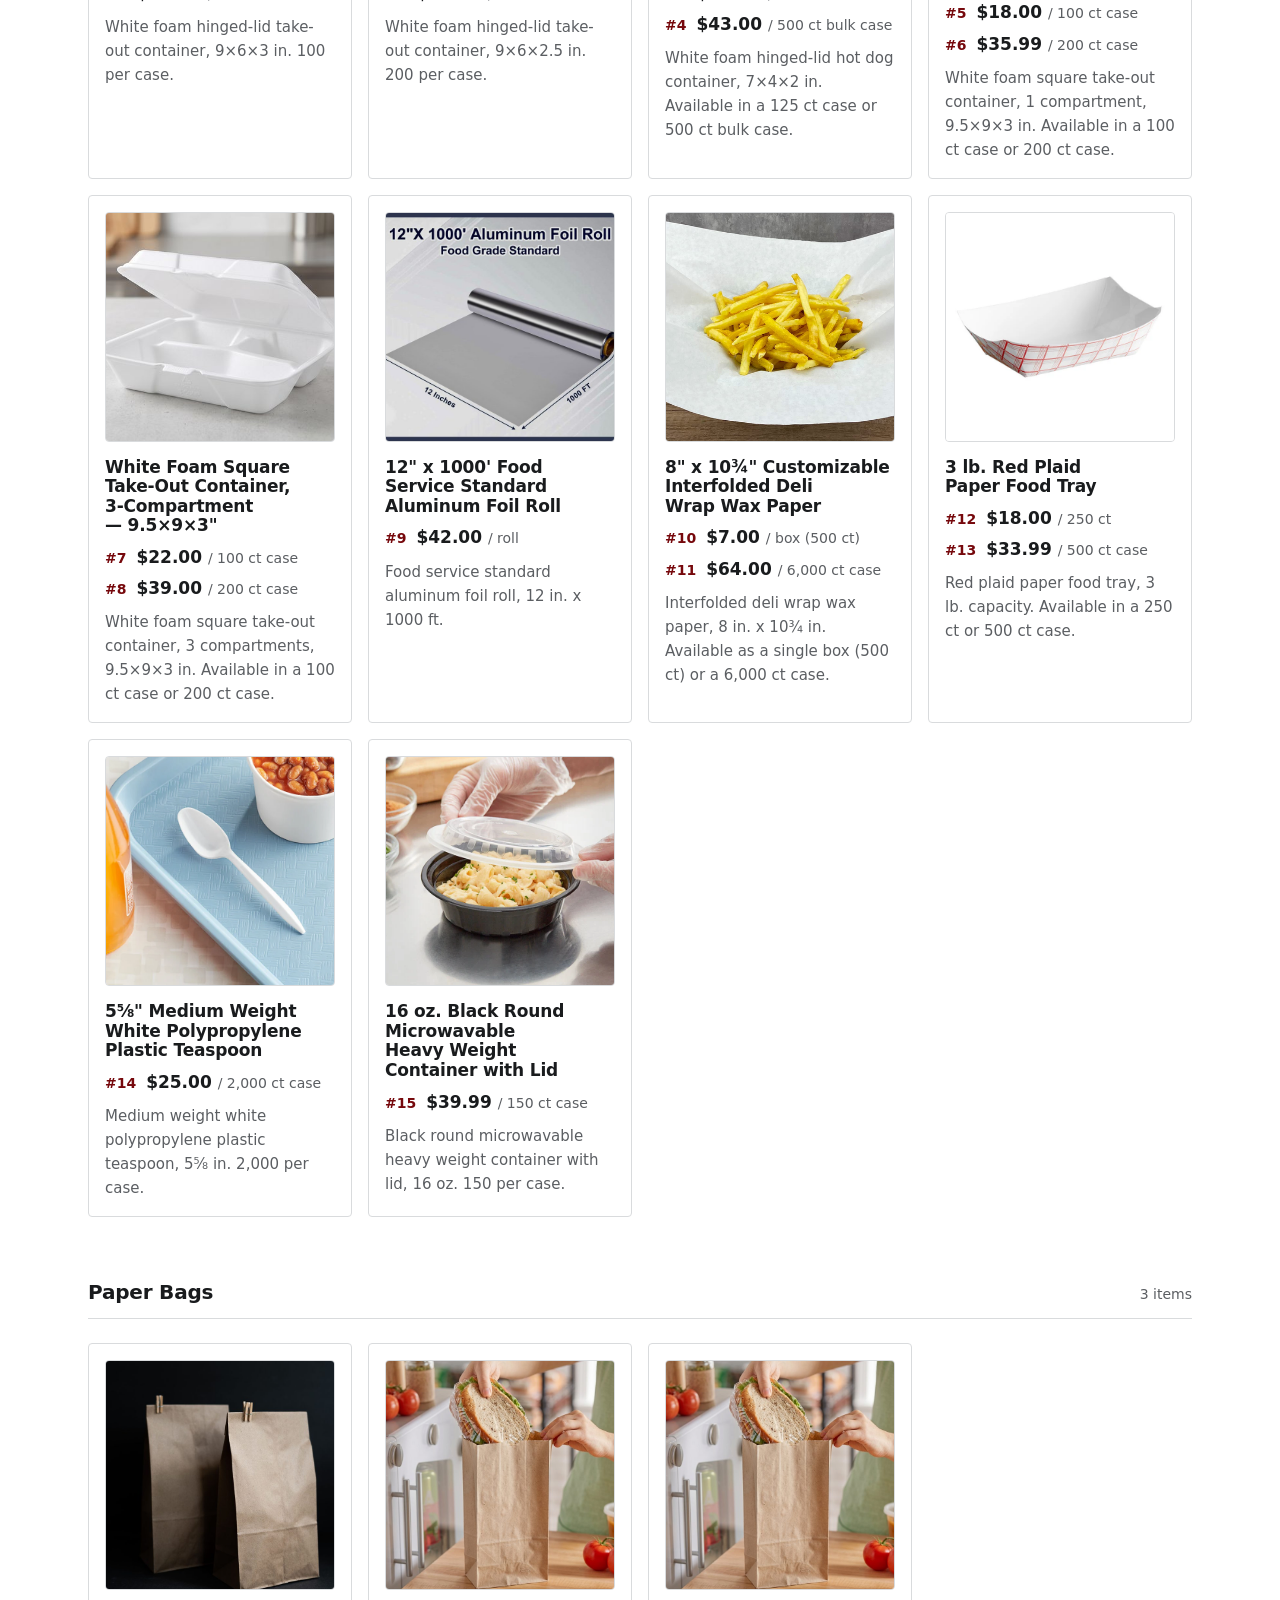
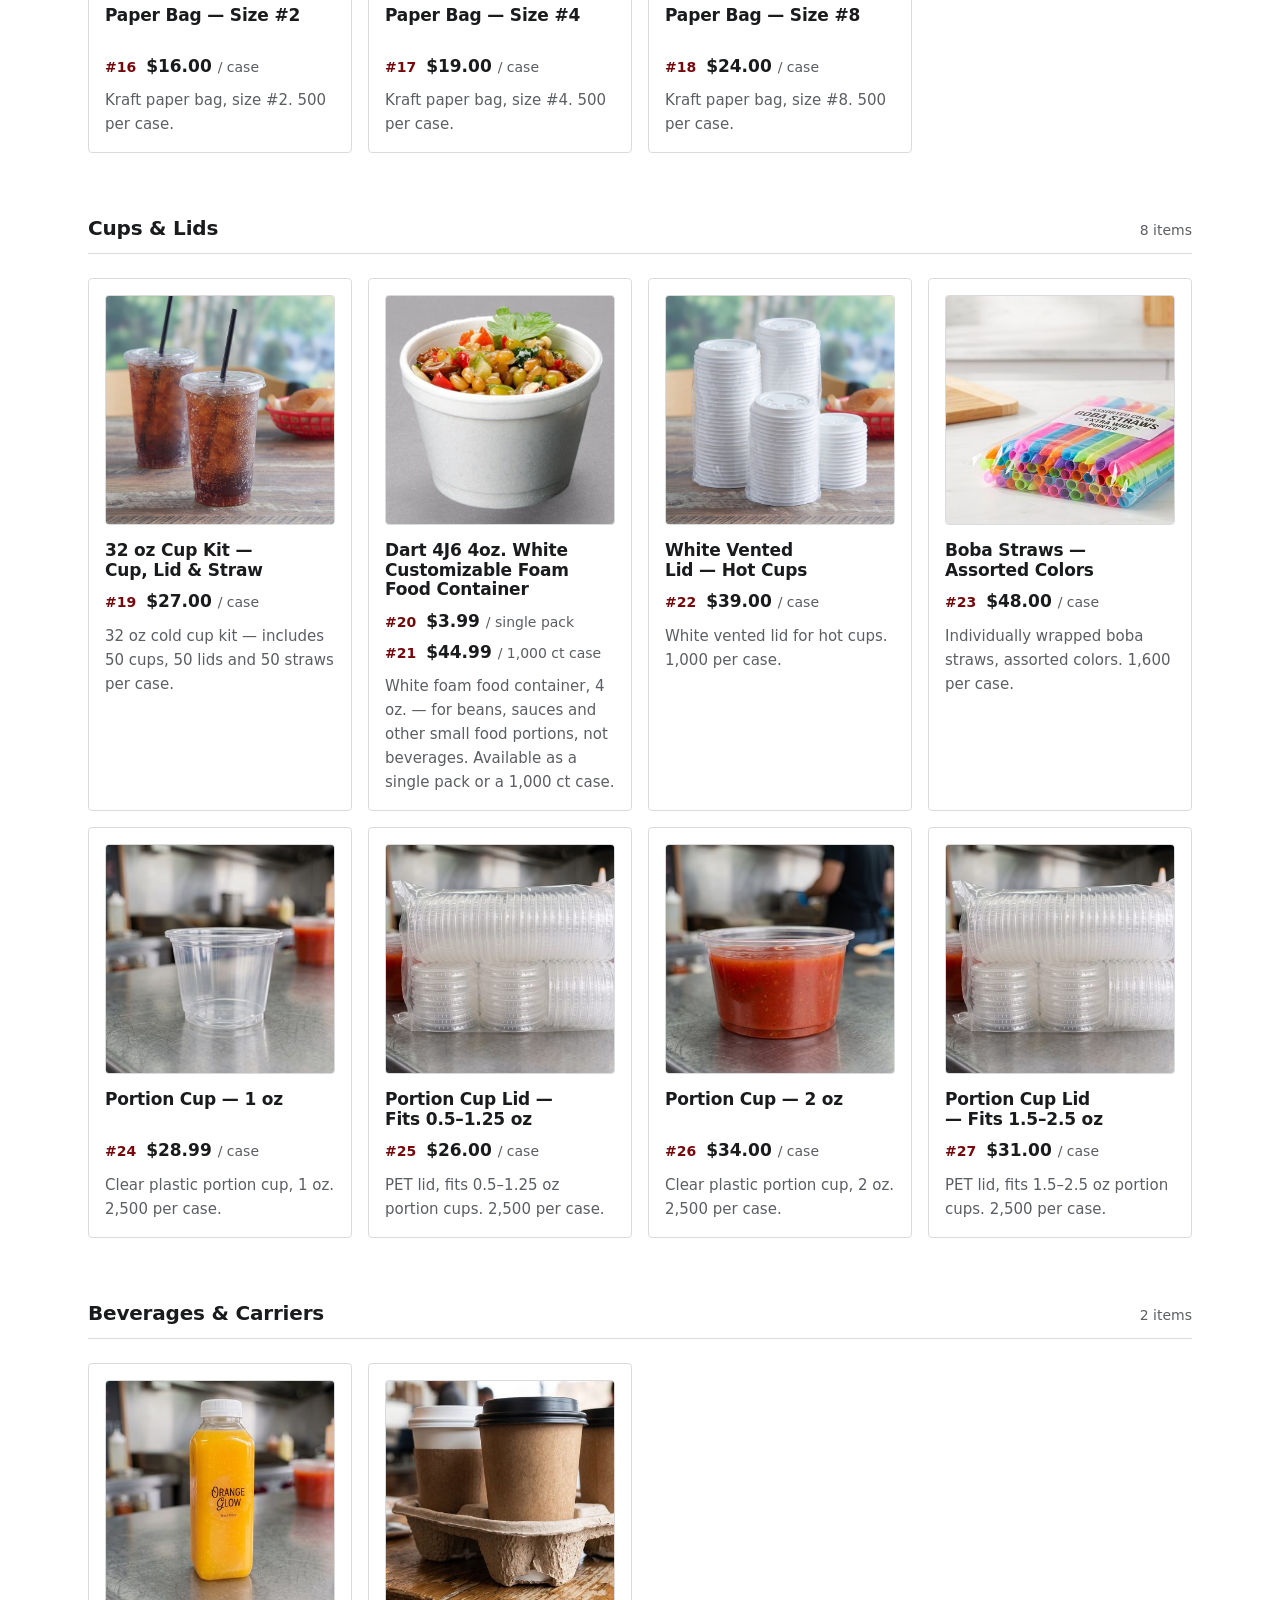
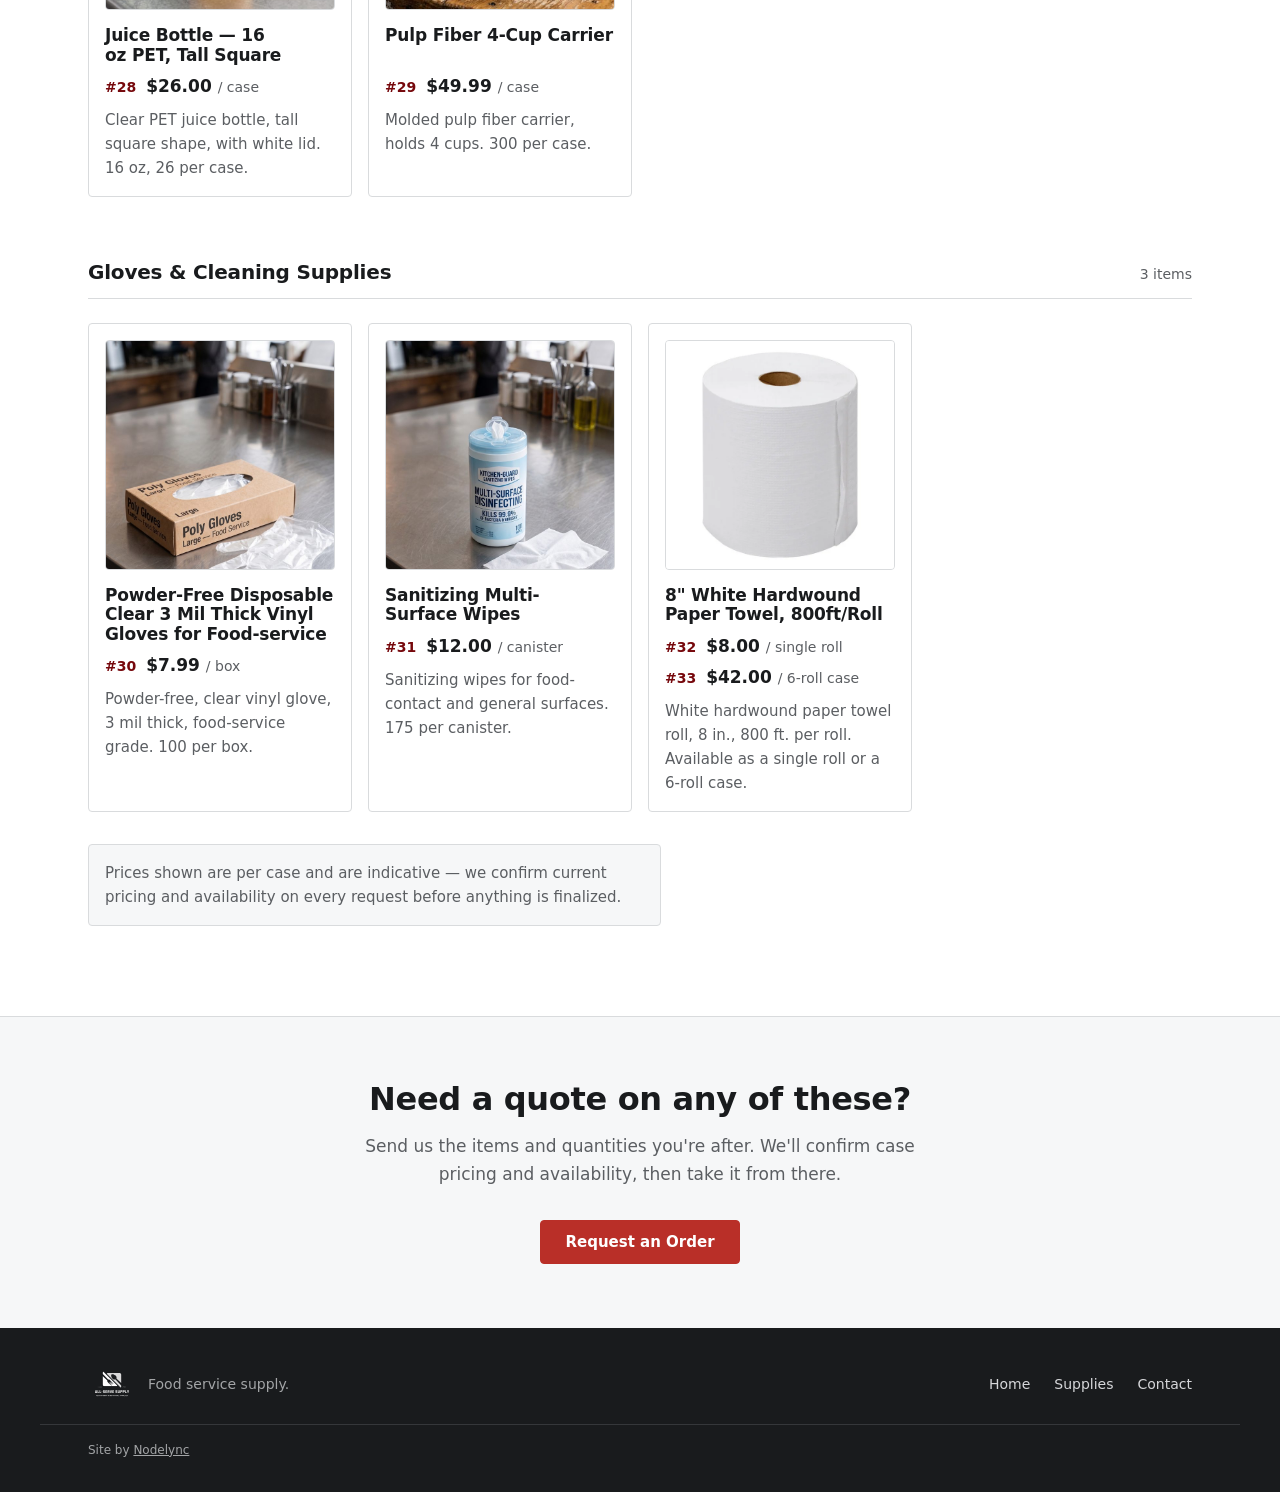
<file: supplies.html>
<!DOCTYPE html>
<html lang="en" class="no-js">
<head>
<meta charset="utf-8">
<meta name="viewport" content="width=device-width, initial-scale=1">
<title>About &amp; Supplies Catalog — All-Serve Supply</title>
<meta name="description" content="Our full supplies catalog: containers, paper bags, cups and lids, beverages and cleaning supplies, priced by the case for food service operators.">
<link rel="icon" href="images/logo/favicon-64.png" type="image/png">
<link rel="stylesheet" href="css/styles.css">
<!-- Swaps the no-JS nav fallback for the toggle before first paint. -->
<script>document.documentElement.classList.remove('no-js');</script>
</head>
<body>

<a class="skip-link" href="#main">Skip to main content</a>

<header class="site-header">
  <div class="container">
    <a class="brand" href="index.html"><img src="images/logo/logo.svg" alt="All-Serve Supply"></a>
    <button class="nav-toggle" type="button" aria-expanded="false" aria-controls="site-nav" aria-label="Menu">
      <span class="nav-toggle-bars"></span>
    </button>
    <nav class="site-nav" id="site-nav" aria-label="Main">
      <ul>
        <li><a href="index.html">Home</a></li>
        <li><a href="supplies.html" aria-current="page">Supplies</a></li>
        <li><a href="contact.html">Contact</a></li>
        <li><a class="btn btn-primary" href="contact.html">Request an Order</a></li>
      </ul>
    </nav>
  </div>
</header>

<main id="main">

  <!-- About -->
  <section class="section">
    <div class="container">
      <div class="section-head">
        <span class="eyebrow">About Us</span>
        <h1>A supply partner for food service operators</h1>
      </div>

      <div class="about-layout">
        <div class="prose">
          <p>All-Serve Supply provides wholesale disposables to restaurants, food trucks, cafés and caterers. We stock the everyday consumables a kitchen moves through in volume — containers, bags, cups, lids, bottles and gloves — and price them by the case so ordering in bulk actually costs less per unit.</p>
          <p>We keep the range deliberately focused. Rather than list thousands of items, we carry the sizes and formats that working kitchens reorder week after week, which keeps stock consistent and lead times short.</p>
          <p>Ordering is straightforward. Send us a request with the items and quantities you're after and we'll come back with current case pricing and availability. Nothing is charged or shipped until we've confirmed the details with you directly — there's no account to set up and no minimum to get a quote.</p>
        </div>

        <aside class="steps-panel">
          <h2>How ordering works</h2>
          <ol class="steps">
            <li>
              <h3>Send a request</h3>
              <p>List the items and quantities you need. No account, no minimum.</p>
            </li>
            <li>
              <h3>We confirm the details</h3>
              <p>We come back with current case pricing, pack counts and availability.</p>
            </li>
            <li>
              <h3>You approve, then we ship</h3>
              <p>Nothing is charged or dispatched until you've signed off on the quote.</p>
            </li>
          </ol>
          <a class="btn btn-primary" href="contact.html">Request an Order</a>
        </aside>
      </div>
    </div>
  </section>

  <!-- Catalog -->
  <section class="section" id="catalog">
    <div class="container">
      <div class="section-head">
        <span class="eyebrow">Supplies Catalog · 26 Items</span>
        <h2>What we carry</h2>
        <p class="lede">Wholesale case pricing on every line below. Don't see the size or quantity you need? Ask us — we'll source it.</p>

        <div class="catalog-jump">
          <a href="#containers">Food Containers</a>
          <a href="#bags">Paper Bags</a>
          <a href="#cups">Cups &amp; Lids</a>
          <a href="#bottles">Beverages &amp; Carriers</a>
          <a href="#gloves">Gloves &amp; Cleaning Supplies</a>
        </div>
      </div>

      <!-- =====================================================================
           PHASE 1: The catalog items below are HARDCODED HTML.
           They are NOT rendered from data/catalog.json. That file is a
           reference copy of the data shape only, kept in sync by hand for a
           possible future dynamic build (e.g. if payments are added).
           Do not add fetch() or JS rendering here.

           Every .catalog-item MUST keep identical structure, class names and
           tag order:
               .catalog-item > .item-media, h4.item-name,
                               p.item-price > span.item-number, span.item-unit,
                               p.item-description
           (h4, not h3: item names sit one level under the category h3.)
           No one-off markup on individual items — that uniformity is what
           keeps a future migration to dynamic rendering a mechanical change.

           Every priced option carries a span.item-number (e.g. "#1")
           immediately before its price value, inside p.item-price (or, for
           the items below with two pack sizes, inside each
           span.item-price-line). This is a *display-only* #1–#33 numbering
           scheme used here and on the matching contact.html order section —
           it is independent of data/catalog.json's id/sku fields. See
           PLACEHOLDER-DATA.md for the full numbering table. 33 priced
           options across 26 cards — the eyebrow and category-count badges
           below now both track card count and are in sync (26 total).

           26-card catalog as of the 6-item photography update. All items
           have confirmed prices and real photography — see
           PLACEHOLDER-DATA.md at the project root for remaining launch
           tasks unrelated to catalog content.
           ===================================================================== -->

      <!-- Food Containers -->
      <div class="catalog-category" id="containers">
        <div class="catalog-category-head">
          <h3>Food Containers</h3>
          <span class="catalog-count">10 items</span>
        </div>
        <div class="catalog-grid">

          <div class="catalog-item">
            <img class="item-media" src="images/catalog/food-containers/foam-container.jpg" alt="White Foam Take-Out Container, Hinged Lid — 9×6×3&quot;">
            <h4 class="item-name">White Foam Take-Out Container, Hinged Lid — 9×6×3"</h4>
            <p class="item-price"><span class="item-number">#1</span> $18.00 <span class="item-unit">/ case</span></p>
            <p class="item-description">White foam hinged-lid take-out container, 9×6×3 in. 100 per case.</p>
          </div>

          <div class="catalog-item">
            <img class="item-media" src="images/catalog/food-containers/stacked-foam-containers.jpg" alt="White Foam Take-Out Container, Hinged Lid — 9×6×2.5&quot;">
            <h4 class="item-name">White Foam Take-Out Container, Hinged Lid — 9×6×2.5"</h4>
            <p class="item-price"><span class="item-number">#2</span> $34.99 <span class="item-unit">/ case</span></p>
            <p class="item-description">White foam hinged-lid take-out container, 9×6×2.5 in. 200 per case.</p>
          </div>

          <div class="catalog-item">
            <img class="item-media" src="images/catalog/food-containers/stacked-hotdog-container.jpg" alt="White Foam Hot Dog Container, Hinged Lid — 7×4×2&quot;">
            <h4 class="item-name">White Foam Hot Dog Container, Hinged Lid — 7×4×2"</h4>
            <p class="item-price">
              <span class="item-price-line"><span class="item-number">#3</span> $19.00 <span class="item-unit">/ 125 ct case</span></span>
              <span class="item-price-line"><span class="item-number">#4</span> $43.00 <span class="item-unit">/ 500 ct bulk case</span></span>
            </p>
            <p class="item-description">White foam hinged-lid hot dog container, 7×4×2 in. Available in a 125 ct case or 500 ct bulk case.</p>
          </div>

          <div class="catalog-item">
            <img class="item-media" src="images/catalog/food-containers/1-compartment-container.jpg" alt="White Foam Square Take-Out Container, 1-Compartment — 9.5×9×3&quot;">
            <h4 class="item-name">White Foam Square Take-Out Container, 1-Compartment — 9.5×9×3"</h4>
            <p class="item-price">
              <span class="item-price-line"><span class="item-number">#5</span> $18.00 <span class="item-unit">/ 100 ct case</span></span>
              <span class="item-price-line"><span class="item-number">#6</span> $35.99 <span class="item-unit">/ 200 ct case</span></span>
            </p>
            <p class="item-description">White foam square take-out container, 1 compartment, 9.5×9×3 in. Available in a 100 ct case or 200 ct case.</p>
          </div>

          <div class="catalog-item">
            <img class="item-media" src="images/catalog/food-containers/3-compartment-container.jpg" alt="White Foam Square Take-Out Container, 3-Compartment — 9.5×9×3&quot;">
            <h4 class="item-name">White Foam Square Take-Out Container, 3-Compartment — 9.5×9×3"</h4>
            <p class="item-price">
              <span class="item-price-line"><span class="item-number">#7</span> $22.00 <span class="item-unit">/ 100 ct case</span></span>
              <span class="item-price-line"><span class="item-number">#8</span> $39.00 <span class="item-unit">/ 200 ct case</span></span>
            </p>
            <p class="item-description">White foam square take-out container, 3 compartments, 9.5×9×3 in. Available in a 100 ct case or 200 ct case.</p>
          </div>

          <div class="catalog-item">
            <img class="item-media" src="images/catalog/food-containers/aluminum-foil.jpg" alt="12&quot; x 1000' Food Service Standard Aluminum Foil Roll">
            <h4 class="item-name">12" x 1000' Food Service Standard Aluminum Foil Roll</h4>
            <p class="item-price"><span class="item-number">#9</span> $42.00 <span class="item-unit">/ roll</span></p>
            <p class="item-description">Food service standard aluminum foil roll, 12 in. x 1000 ft.</p>
          </div>

          <div class="catalog-item">
            <img class="item-media" src="images/catalog/food-containers/wax-paper.png" alt="8&quot; x 10¾&quot; Customizable Interfolded Deli Wrap Wax Paper">
            <h4 class="item-name">8" x 10¾" Customizable Interfolded Deli Wrap Wax Paper</h4>
            <p class="item-price">
              <span class="item-price-line"><span class="item-number">#10</span> $7.00 <span class="item-unit">/ box (500 ct)</span></span>
              <span class="item-price-line"><span class="item-number">#11</span> $64.00 <span class="item-unit">/ 6,000 ct case</span></span>
            </p>
            <p class="item-description">Interfolded deli wrap wax paper, 8 in. x 10¾ in. Available as a single box (500 ct) or a 6,000 ct case.</p>
          </div>

          <div class="catalog-item">
            <img class="item-media" src="images/catalog/food-containers/paper-tray.png" alt="3 lb. Red Plaid Paper Food Tray">
            <h4 class="item-name">3 lb. Red Plaid Paper Food Tray</h4>
            <p class="item-price">
              <span class="item-price-line"><span class="item-number">#12</span> $18.00 <span class="item-unit">/ 250 ct</span></span>
              <span class="item-price-line"><span class="item-number">#13</span> $33.99 <span class="item-unit">/ 500 ct case</span></span>
            </p>
            <p class="item-description">Red plaid paper food tray, 3 lb. capacity. Available in a 250 ct or 500 ct case.</p>
          </div>

          <div class="catalog-item">
            <img class="item-media" src="images/catalog/food-containers/plastic-spoons.png" alt="5⅝&quot; Medium Weight White Polypropylene Plastic Teaspoon">
            <h4 class="item-name">5⅝" Medium Weight White Polypropylene Plastic Teaspoon</h4>
            <p class="item-price"><span class="item-number">#14</span> $25.00 <span class="item-unit">/ 2,000 ct case</span></p>
            <p class="item-description">Medium weight white polypropylene plastic teaspoon, 5⅝ in. 2,000 per case.</p>
          </div>

          <div class="catalog-item">
            <img class="item-media" src="images/catalog/food-containers/microwaved-container.png" alt="16 oz. Black Round Microwavable Heavy Weight Container with Lid">
            <h4 class="item-name">16 oz. Black Round Microwavable Heavy Weight Container with Lid</h4>
            <p class="item-price"><span class="item-number">#15</span> $39.99 <span class="item-unit">/ 150 ct case</span></p>
            <p class="item-description">Black round microwavable heavy weight container with lid, 16 oz. 150 per case.</p>
          </div>

        </div>
      </div>

      <!-- Paper Bags -->
      <div class="catalog-category" id="bags">
        <div class="catalog-category-head">
          <h3>Paper Bags</h3>
          <span class="catalog-count">3 items</span>
        </div>
        <div class="catalog-grid">

          <div class="catalog-item">
            <img class="item-media" src="images/catalog/paper-bags/paperbag.jpg" alt="Paper Bag — Size #2">
            <h4 class="item-name">Paper Bag — Size #2</h4>
            <p class="item-price"><span class="item-number">#16</span> $16.00 <span class="item-unit">/ case</span></p>
            <p class="item-description">Kraft paper bag, size #2. 500 per case.</p>
          </div>

          <div class="catalog-item">
            <img class="item-media" src="images/catalog/paper-bags/paper-bag2.jpg" alt="Paper Bag — Size #4">
            <h4 class="item-name">Paper Bag — Size #4</h4>
            <p class="item-price"><span class="item-number">#17</span> $19.00 <span class="item-unit">/ case</span></p>
            <p class="item-description">Kraft paper bag, size #4. 500 per case.</p>
          </div>

          <div class="catalog-item">
            <img class="item-media" src="images/catalog/paper-bags/paper-bag2.jpg" alt="Paper Bag — Size #8">
            <h4 class="item-name">Paper Bag — Size #8</h4>
            <p class="item-price"><span class="item-number">#18</span> $24.00 <span class="item-unit">/ case</span></p>
            <p class="item-description">Kraft paper bag, size #8. 500 per case.</p>
          </div>

        </div>
      </div>

      <!-- Cups & Lids -->
      <div class="catalog-category" id="cups">
        <div class="catalog-category-head">
          <h3>Cups &amp; Lids</h3>
          <span class="catalog-count">8 items</span>
        </div>
        <div class="catalog-grid">

          <div class="catalog-item">
            <img class="item-media" src="images/catalog/cups-and-lids/32oz-cup-with-lids.jpg" alt="32 oz Cup Kit — Cup, Lid &amp; Straw">
            <h4 class="item-name">32 oz Cup Kit — Cup, Lid &amp; Straw</h4>
            <p class="item-price"><span class="item-number">#19</span> $27.00 <span class="item-unit">/ case</span></p>
            <p class="item-description">32 oz cold cup kit — includes 50 cups, 50 lids and 50 straws per case.</p>
          </div>

          <div class="catalog-item">
            <img class="item-media" src="images/catalog/cups-and-lids/white-foam-cup.png" alt="Dart 4J6 4oz. White Customizable Foam Food Container">
            <h4 class="item-name">Dart 4J6 4oz. White Customizable Foam Food Container</h4>
            <p class="item-price">
              <span class="item-price-line"><span class="item-number">#20</span> $3.99 <span class="item-unit">/ single pack</span></span>
              <span class="item-price-line"><span class="item-number">#21</span> $44.99 <span class="item-unit">/ 1,000 ct case</span></span>
            </p>
            <p class="item-description">White foam food container, 4 oz. — for beans, sauces and other small food portions, not beverages. Available as a single pack or a 1,000 ct case.</p>
          </div>

          <div class="catalog-item">
            <img class="item-media" src="images/catalog/cups-and-lids/white-lids.jpg" alt="White Vented Lid — Hot Cups">
            <h4 class="item-name">White Vented Lid — Hot Cups</h4>
            <p class="item-price"><span class="item-number">#22</span> $39.00 <span class="item-unit">/ case</span></p>
            <p class="item-description">White vented lid for hot cups. 1,000 per case.</p>
          </div>

          <div class="catalog-item">
            <img class="item-media" src="images/catalog/cups-and-lids/boba-straws.jpg" alt="Boba Straws — Assorted Colors">
            <h4 class="item-name">Boba Straws — Assorted Colors</h4>
            <p class="item-price"><span class="item-number">#23</span> $48.00 <span class="item-unit">/ case</span></p>
            <p class="item-description">Individually wrapped boba straws, assorted colors. 1,600 per case.</p>
          </div>

          <div class="catalog-item">
            <img class="item-media" src="images/catalog/cups-and-lids/2oz-portion-cup.jpg" alt="Portion Cup — 1 oz">
            <h4 class="item-name">Portion Cup — 1 oz</h4>
            <p class="item-price"><span class="item-number">#24</span> $28.99 <span class="item-unit">/ case</span></p>
            <p class="item-description">Clear plastic portion cup, 1 oz. 2,500 per case.</p>
          </div>

          <div class="catalog-item">
            <img class="item-media" src="images/catalog/cups-and-lids/portion-cup-lids.jpg" alt="Portion Cup Lid — Fits 0.5–1.25 oz">
            <h4 class="item-name">Portion Cup Lid — Fits 0.5–1.25 oz</h4>
            <p class="item-price"><span class="item-number">#25</span> $26.00 <span class="item-unit">/ case</span></p>
            <p class="item-description">PET lid, fits 0.5–1.25 oz portion cups. 2,500 per case.</p>
          </div>

          <div class="catalog-item">
            <img class="item-media" src="images/catalog/cups-and-lids/portion-cup.jpg" alt="Portion Cup — 2 oz">
            <h4 class="item-name">Portion Cup — 2 oz</h4>
            <p class="item-price"><span class="item-number">#26</span> $34.00 <span class="item-unit">/ case</span></p>
            <p class="item-description">Clear plastic portion cup, 2 oz. 2,500 per case.</p>
          </div>

          <div class="catalog-item">
            <img class="item-media" src="images/catalog/cups-and-lids/portion-cup-lids.jpg" alt="Portion Cup Lid — Fits 1.5–2.5 oz">
            <h4 class="item-name">Portion Cup Lid — Fits 1.5–2.5 oz</h4>
            <p class="item-price"><span class="item-number">#27</span> $31.00 <span class="item-unit">/ case</span></p>
            <p class="item-description">PET lid, fits 1.5–2.5 oz portion cups. 2,500 per case.</p>
          </div>

        </div>
      </div>

      <!-- Beverages & Carriers -->
      <div class="catalog-category" id="bottles">
        <div class="catalog-category-head">
          <h3>Beverages &amp; Carriers</h3>
          <span class="catalog-count">2 items</span>
        </div>
        <div class="catalog-grid">

          <div class="catalog-item">
            <img class="item-media" src="images/catalog/beverages-and-carriers/white-bev-container.jpg" alt="Juice Bottle — 16 oz PET, Tall Square">
            <h4 class="item-name">Juice Bottle — 16 oz PET, Tall Square</h4>
            <p class="item-price"><span class="item-number">#28</span> $26.00 <span class="item-unit">/ case</span></p>
            <p class="item-description">Clear PET juice bottle, tall square shape, with white lid. 16 oz, 26 per case.</p>
          </div>

          <div class="catalog-item">
            <img class="item-media" src="images/catalog/beverages-and-carriers/cup-carrier.jpg" alt="Pulp Fiber 4-Cup Carrier">
            <h4 class="item-name">Pulp Fiber 4-Cup Carrier</h4>
            <p class="item-price"><span class="item-number">#29</span> $49.99 <span class="item-unit">/ case</span></p>
            <p class="item-description">Molded pulp fiber carrier, holds 4 cups. 300 per case.</p>
          </div>

        </div>
      </div>

      <!-- Gloves & Cleaning Supplies -->
      <div class="catalog-category" id="gloves">
        <div class="catalog-category-head">
          <h3>Gloves &amp; Cleaning Supplies</h3>
          <span class="catalog-count">3 items</span>
        </div>
        <div class="catalog-grid">

          <div class="catalog-item">
            <!-- Placeholder photo (poly-gloves.jpg) -- pending a real product photo of this vinyl glove. -->
            <img class="item-media" src="images/catalog/gloves-and-cleaning/poly-gloves.jpg" alt="Powder-Free Disposable Clear 3 Mil Thick Vinyl Gloves for Food-service">
            <h4 class="item-name">Powder-Free Disposable Clear 3 Mil Thick Vinyl Gloves for Food-service</h4>
            <p class="item-price"><span class="item-number">#30</span> $7.99 <span class="item-unit">/ box</span></p>
            <p class="item-description">Powder-free, clear vinyl glove, 3 mil thick, food-service grade. 100 per box.</p>
          </div>

          <div class="catalog-item">
            <img class="item-media" src="images/catalog/gloves-and-cleaning/sanitizing-wipes.jpg" alt="Sanitizing Multi-Surface Wipes">
            <h4 class="item-name">Sanitizing Multi-Surface Wipes</h4>
            <p class="item-price"><span class="item-number">#31</span> $12.00 <span class="item-unit">/ canister</span></p>
            <p class="item-description">Sanitizing wipes for food-contact and general surfaces. 175 per canister.</p>
          </div>

          <div class="catalog-item">
            <img class="item-media" src="images/catalog/gloves-and-cleaning/paper-towel.png" alt="8&quot; White Hardwound Paper Towel, 800ft/Roll">
            <h4 class="item-name">8" White Hardwound Paper Towel, 800ft/Roll</h4>
            <p class="item-price">
              <span class="item-price-line"><span class="item-number">#32</span> $8.00 <span class="item-unit">/ single roll</span></span>
              <span class="item-price-line"><span class="item-number">#33</span> $42.00 <span class="item-unit">/ 6-roll case</span></span>
            </p>
            <p class="item-description">White hardwound paper towel roll, 8 in., 800 ft. per roll. Available as a single roll or a 6-roll case.</p>
          </div>

        </div>
      </div>

      <p class="catalog-note">Prices shown are per case and are indicative — we confirm current pricing and availability on every request before anything is finalized.</p>

    </div>
  </section>

  <!-- Closing CTA -->
  <section class="cta-band">
    <div class="container">
      <h2>Need a quote on any of these?</h2>
      <p>Send us the items and quantities you're after. We'll confirm case pricing and availability, then take it from there.</p>
      <div class="btn-row">
        <a class="btn btn-primary" href="contact.html">Request an Order</a>
      </div>
    </div>
  </section>

</main>

<footer class="site-footer">
  <div class="container">
    <div class="footer-brand-block">
      <a class="footer-logo" href="index.html"><img src="images/logo/inverted-logo-v2.svg" alt="All-Serve Supply"></a>
      <span class="footer-legal">Food service supply.</span>
    </div>
    <nav aria-label="Footer">
      <ul>
        <li><a href="index.html">Home</a></li>
        <li><a href="supplies.html">Supplies</a></li>
        <li><a href="contact.html">Contact</a></li>
      </ul>
    </nav>
  </div>
  <div class="container footer-credit">
    <p>Site by <a href="https://www.nodelync.cloud/" target="_blank" rel="noopener noreferrer">Nodelync</a></p>
  </div>
</footer>

<script src="js/main.js"></script>
</body>
</html>
</file>
<file: css/styles.css>
/* ==========================================================================
   All-Serve Supply — Phase 1 stylesheet
   Plain CSS, single file, mobile-first. No frameworks, no build step.
   Breakpoints: 640px (tablet), 1024px (desktop). min-width only.
   ========================================================================== */

/* --------------------------------------------------------------------------
   1. TOKENS
   -------------------------------------------------------------------------- */

:root {
  /* BRAND PALETTE — sourced from the real logo (images/logo/logo.svg).
     --color-accent is the exact icon-back/tagline red (#b92f28); the other
     steps are a computed tonal scale at the same hue so the family reads as
     one color. The logo's brighter icon-front red (#ef2e32, oklch(62% 0.226
     26)) is intentionally NOT used as a token value: at that lightness, white
     button text only reaches 4.12:1 (fails the 4.5:1 AA minimum) — #b92f28 is
     the darker of the two real logo reds and clears it with real margin
     (6:1), so it's the one that does double duty as the UI accent. */
  --color-accent: oklch(52% 0.176 28);
  --color-accent-600: oklch(44% 0.165 27);
  --color-accent-700: oklch(36% 0.14 27);
  --color-accent-200: oklch(93% 0.032 27);
  --color-accent-100: oklch(97% 0.012 27);

  --color-text: oklch(22% 0.005 260);
  --color-text-muted: oklch(48% 0.008 260);
  --color-bg: oklch(100% 0 0);
  --color-surface: oklch(97.5% 0.002 260);
  --color-surface-2: oklch(94.5% 0.003 260);
  --color-divider: oklch(89% 0.004 260);
  /* Footer-only neutrals (the one dark surface on the site) — kept as named
     tokens rather than literals so they're covered by the same system. */
  --color-footer-text: oklch(88% 0.004 260);
  --color-footer-text-muted: oklch(72% 0.004 260);
  --color-footer-divider: oklch(88% 0.004 260 / 0.15);

  /* 4px base scale */
  --space-1: 0.25rem;
  --space-2: 0.5rem;
  --space-3: 0.75rem;
  --space-4: 1rem;
  --space-5: 1.5rem;
  --space-6: 2rem;
  --space-7: 3rem;
  --space-8: 4rem;

  --measure: 60ch;
  --radius: 4px;
  --container: 1200px;

  --font-body: system-ui, -apple-system, "Segoe UI", Roboto, Helvetica, Arial,
    sans-serif;

  --shadow-sm: 0 1px 2px oklch(22% 0.005 260 / 0.06);
  --shadow-md: 0 2px 8px oklch(22% 0.005 260 / 0.08);
}

/* --------------------------------------------------------------------------
   2. BASE
   -------------------------------------------------------------------------- */

*,
*::before,
*::after {
  box-sizing: border-box;
}

html {
  scroll-behavior: smooth;
  /* Anchor targets clear the sticky header. */
  scroll-padding-top: 6rem;
  -webkit-text-size-adjust: 100%;
}

body {
  margin: 0;
  background: var(--color-bg);
  color: var(--color-text);
  font-family: var(--font-body);
  font-size: 1rem;
  line-height: 1.6;
  -webkit-font-smoothing: antialiased;
}

h1,
h2,
h3,
h4 {
  margin: 0;
  line-height: 1.15;
  letter-spacing: -0.01em;
  text-wrap: balance;
}

h1 {
  font-size: clamp(2rem, 1.5rem + 2.2vw, 3.25rem);
  font-weight: 700;
}

h2 {
  font-size: clamp(1.5rem, 1.3rem + 1vw, 2rem);
  font-weight: 700;
}

h3,
h4 {
  font-size: 1.0625rem;
  font-weight: 600;
}

p {
  margin: 0;
}

a {
  color: var(--color-accent-700);
}

img,
svg {
  max-width: 100%;
}

ul {
  margin: 0;
  padding: 0;
  list-style: none;
}

:focus-visible {
  outline: 2px solid var(--color-accent-600);
  outline-offset: 2px;
  border-radius: 2px;
}

/* The global ring color is tuned for light backgrounds (8.46:1 on white) but
   only reaches 2.05:1 on the footer's near-black background — well under
   the 3:1 non-text contrast minimum. Swap to the footer's own light
   neutral there instead of trying to find one color that works on both. */
.site-footer :focus-visible {
  outline-color: var(--color-footer-text);
}

@media (prefers-reduced-motion: reduce) {
  html {
    scroll-behavior: auto;
  }

  *,
  *::before,
  *::after {
    animation-duration: 0.01ms !important;
    animation-iteration-count: 1 !important;
    transition-duration: 0.01ms !important;
  }
}

/* Visible only to screen readers, until focused. */
.skip-link {
  position: absolute;
  left: -9999px;
  top: 0;
  z-index: 100;
  padding: var(--space-3) var(--space-4);
  background: var(--color-text);
  color: var(--color-bg);
  font-weight: 600;
  text-decoration: none;
}

.skip-link:focus {
  left: 0;
}

/* --------------------------------------------------------------------------
   3. LAYOUT
   -------------------------------------------------------------------------- */

.container {
  width: 100%;
  max-width: var(--container);
  margin-inline: auto;
  padding-inline: var(--space-5);
}

.section {
  padding-block: var(--space-7);
}

.section + .section {
  border-top: 1px solid var(--color-divider);
}

.section-head {
  margin-bottom: var(--space-6);
}

.eyebrow {
  display: block;
  margin-bottom: var(--space-2);
  color: var(--color-accent-700);
  font-size: 0.8125rem;
  font-weight: 600;
  letter-spacing: 0.08em;
  text-transform: uppercase;
}

.lede {
  max-width: var(--measure);
  margin-top: var(--space-4);
  color: var(--color-text-muted);
  font-size: 1.0625rem;
}

.prose {
  max-width: var(--measure);
}

.prose p + p {
  margin-top: var(--space-4);
}

/* --------------------------------------------------------------------------
   4. HEADER / NAV
   -------------------------------------------------------------------------- */

.site-header {
  position: sticky;
  top: 0;
  z-index: 50;
  background: var(--color-bg);
  border-bottom: 1px solid var(--color-divider);
}

.site-header .container {
  display: flex;
  align-items: center;
  justify-content: space-between;
  gap: var(--space-4);
  min-height: 5rem;
}

.brand {
  display: inline-flex;
  align-items: center;
}

.brand img {
  display: block;
  height: 3.75rem;
  width: auto;
}

.nav-toggle {
  display: inline-flex;
  align-items: center;
  justify-content: center;
  width: 2.75rem;
  height: 2.75rem;
  margin-right: calc(var(--space-2) * -1);
  padding: 0;
  /* Same 3:1 non-text contrast reasoning as .input / .btn-secondary. */
  border: 1px solid var(--color-text-muted);
  border-radius: var(--radius);
  background: var(--color-bg);
  color: inherit;
  cursor: pointer;
}

.nav-toggle:hover {
  border-color: var(--color-text);
  background: var(--color-surface);
}

.nav-toggle-bars,
.nav-toggle-bars::before,
.nav-toggle-bars::after {
  display: block;
  width: 18px;
  height: 2px;
  background: currentColor;
}

.nav-toggle-bars {
  position: relative;
}

.nav-toggle-bars::before,
.nav-toggle-bars::after {
  content: "";
  position: absolute;
  left: 0;
}

.nav-toggle-bars::before {
  top: -6px;
}

.nav-toggle-bars::after {
  top: 6px;
}

/* Mobile: panel drops below the header bar, hidden until toggled. */
.site-nav {
  display: none;
  position: absolute;
  left: 0;
  right: 0;
  top: 100%;
  padding: var(--space-2) var(--space-5) var(--space-4);
  background: var(--color-bg);
  border-bottom: 1px solid var(--color-divider);
  box-shadow: var(--shadow-md);
}

.site-nav.is-open {
  display: block;
}

.site-nav ul {
  display: flex;
  flex-direction: column;
  gap: var(--space-1);
}

/* :not(.btn) throughout — a bare `.site-nav a` selector outranks `.btn` and
   `.btn-primary` on specificity (0,1,1 vs 0,1,0) and would strip the quote
   button's padding and white text. */
.site-nav a:not(.btn) {
  display: block;
  padding: var(--space-3) 0;
  color: var(--color-text);
  font-weight: 500;
  text-decoration: none;
}

.site-nav a:not(.btn):hover {
  color: var(--color-accent-700);
}

.site-nav a[aria-current="page"] {
  color: var(--color-accent-700);
  font-weight: 600;
}

.site-nav .btn {
  margin-top: var(--space-3);
  width: 100%;
}

/* No-JS fallback: the toggle is useless without JS, so hide it and show the
   links inline. Removed by main.js on load. */
.no-js .nav-toggle {
  display: none;
}

.no-js .site-nav {
  display: block;
  position: static;
  padding: 0 0 var(--space-4);
  box-shadow: none;
  border-bottom: 0;
}

/* --------------------------------------------------------------------------
   5. BUTTONS
   -------------------------------------------------------------------------- */

.btn {
  display: inline-flex;
  align-items: center;
  justify-content: center;
  gap: var(--space-2);
  min-height: 2.75rem;
  padding: var(--space-3) var(--space-5);
  border: 1px solid transparent;
  border-radius: var(--radius);
  font-family: inherit;
  font-size: 0.9375rem;
  font-weight: 600;
  line-height: 1.2;
  text-align: center;
  text-decoration: none;
  cursor: pointer;
  transition: background-color 0.15s ease, border-color 0.15s ease;
}

.btn-primary {
  background: var(--color-accent);
  border-color: var(--color-accent);
  color: oklch(100% 0 0);
}

.btn-primary:hover {
  background: var(--color-accent-600);
  border-color: var(--color-accent-600);
}

.btn-secondary {
  background: var(--color-bg);
  /* Same reasoning as .input: this border is the button's only boundary on
     a matching background, so it needs 3:1, not --color-divider's 1.39:1. */
  border-color: var(--color-text-muted);
  color: var(--color-text);
}

.btn-secondary:hover {
  border-color: var(--color-text);
  background: var(--color-surface);
}

.btn-block {
  width: 100%;
}

.btn-row {
  display: flex;
  flex-wrap: wrap;
  gap: var(--space-3);
  margin-top: var(--space-6);
}

/* Stacked buttons read as a deliberate pair rather than two ragged widths.
   Reset to intrinsic width at the tablet breakpoint, where they sit inline. */
.btn-row .btn {
  width: 100%;
}

/* --------------------------------------------------------------------------
   6. HERO
   Full-bleed photo background with a flat near-black scrim (--color-text's
   neutral, reused as a literal so alpha can apply — same pattern already
   used for --shadow-sm/--shadow-md). This is the site's second deliberate
   dark surface alongside the footer, so its overlaid text reuses the
   footer's own light-neutral tokens rather than new ones. Contrast
   verified against the actual photo's brightest sampled pixel (a blown
   highlight, worst case): --color-footer-text hits 5.28:1, the eyebrow's
   --color-accent-200 hits 6.10:1 — both clear 4.5:1 AA with real margin.
   -------------------------------------------------------------------------- */

.hero {
  display: flex;
  align-items: center;
  min-height: 30rem;
  padding-block: var(--space-8);
  background-image:
    linear-gradient(oklch(22% 0.005 260 / 75%), oklch(22% 0.005 260 / 75%)),
    url("../images/gallery/hero-800.jpg");
  background-size: cover;
  background-position: 60% 45%;
  background-repeat: no-repeat;
}

.hero .eyebrow {
  color: var(--color-accent-200);
}

.hero h1 {
  color: var(--color-bg);
}

.hero-copy p {
  max-width: 52ch;
  margin-top: var(--space-4);
  color: var(--color-footer-text);
  font-size: 1.0625rem;
}

/* Same reasoning as .site-footer :focus-visible — the global ring color
   (--color-accent-600) is tuned for light backgrounds and fails 3:1 here
   too; swap to the light neutral used in this section instead. */
.hero :focus-visible {
  outline-color: var(--color-footer-text);
}

/* --------------------------------------------------------------------------
   7. CARDS / GRIDS
   -------------------------------------------------------------------------- */

.grid {
  display: grid;
  gap: var(--space-4);
  grid-template-columns: 1fr;
}

.card {
  display: flex;
  flex-direction: column;
  gap: var(--space-2);
  padding: var(--space-5);
  background: var(--color-bg);
  border: 1px solid var(--color-divider);
  border-radius: var(--radius);
}

.card p {
  flex: 1;
  color: var(--color-text-muted);
  font-size: 0.9375rem;
}

.card-icon {
  display: block;
  width: 1.5rem;
  height: 1.5rem;
  color: var(--color-accent);
}

.card-number {
  color: var(--color-accent-700);
  font-size: 0.8125rem;
  font-weight: 700;
  letter-spacing: 0.08em;
}

.card-link {
  margin-top: var(--space-2);
  align-self: flex-start;
  color: var(--color-accent-700);
  font-size: 0.9375rem;
  font-weight: 600;
  text-decoration: none;
}

.card-link:hover {
  text-decoration: underline;
}

/* Whole category card is clickable via the link, but the card itself gets
   the hover affordance. */
.card-category:hover {
  border-color: var(--color-text-muted);
  box-shadow: var(--shadow-sm);
}

/* --------------------------------------------------------------------------
   8b. ORDERING STEPS PANEL (about page)
   Fills the space beside the About copy at desktop rather than leaving the
   right half of the viewport empty.
   -------------------------------------------------------------------------- */

.about-layout {
  display: grid;
  gap: var(--space-6);
}

.steps-panel {
  padding: var(--space-5);
  background: var(--color-surface);
  border: 1px solid var(--color-divider);
  border-radius: var(--radius);
}

.steps-panel h2 {
  font-size: 1.125rem;
}

.steps {
  counter-reset: step;
  display: grid;
  gap: var(--space-5);
  margin: var(--space-5) 0;
}

.steps li {
  counter-increment: step;
  display: grid;
  grid-template-columns: 1.75rem 1fr;
  gap: var(--space-1) var(--space-3);
}

.steps li::before {
  content: counter(step, decimal-leading-zero);
  grid-row: span 2;
  color: var(--color-accent-700);
  font-size: 0.8125rem;
  font-weight: 700;
  letter-spacing: 0.04em;
  line-height: 1.5;
}

.steps p {
  color: var(--color-text-muted);
  font-size: 0.9375rem;
}

/* --------------------------------------------------------------------------
   8. CATALOG
   -------------------------------------------------------------------------- */

.catalog-jump {
  display: flex;
  flex-wrap: wrap;
  gap: var(--space-2);
  margin-top: var(--space-5);
}

.catalog-jump a {
  padding: var(--space-2) var(--space-4);
  background: var(--color-accent-100);
  border: 1px solid var(--color-accent-200);
  border-radius: 999px;
  color: var(--color-accent-700);
  font-size: 0.875rem;
  font-weight: 600;
  text-decoration: none;
}

.catalog-jump a:hover {
  background: var(--color-accent-200);
}

.catalog-category + .catalog-category {
  margin-top: var(--space-7);
}

.catalog-category-head {
  display: flex;
  flex-wrap: wrap;
  align-items: baseline;
  justify-content: space-between;
  gap: var(--space-3);
  padding-bottom: var(--space-3);
  margin-bottom: var(--space-5);
  border-bottom: 1px solid var(--color-divider);
}

.catalog-category-head h3 {
  font-size: 1.25rem;
  font-weight: 700;
}

.catalog-count {
  color: var(--color-text-muted);
  font-size: 0.875rem;
}

.catalog-grid {
  display: grid;
  gap: var(--space-4);
  grid-template-columns: 1fr;
}

/* Every .catalog-item shares this exact structure — see the note above the
   catalog section in about.html. Do not add per-item variations. */
.catalog-item {
  display: flex;
  flex-direction: column;
  padding: var(--space-4);
  background: var(--color-bg);
  border: 1px solid var(--color-divider);
  border-radius: var(--radius);
}

.catalog-item .item-media {
  /* Placeholder standing in for images/catalog/[item].jpg — see
     PLACEHOLDER-DATA.md. Sized so real photos drop in without reflow.
     width/height/object-fit/object-position are no-ops on the empty
     placeholder divs and only take effect once an item swaps to a real
     <img class="item-media">. object-position: top is the shared default
     for every catalog photo (product-on-a-table shots read best anchored
     high, not centered) — not a per-item override. */
  display: flex;
  align-items: center;
  justify-content: center;
  width: 100%;
  aspect-ratio: 1 / 1;
  margin-bottom: var(--space-4);
  background: var(--color-surface);
  background-image: linear-gradient(
      45deg,
      var(--color-surface-2) 25%,
      transparent 25%
    ),
    linear-gradient(-45deg, var(--color-surface-2) 25%, transparent 25%);
  background-size: 16px 16px;
  border: 1px solid var(--color-divider);
  border-radius: var(--radius);
  object-fit: cover;
  object-position: top;
}

.catalog-item .item-name {
  /* Reserve two lines so a one-line name and a two-line name still put their
     price on the same baseline across a grid row. */
  min-height: 2.3em;
  margin-bottom: var(--space-2);
}

.catalog-item .item-price {
  margin-bottom: var(--space-2);
  font-size: 1.0625rem;
  font-weight: 700;
}

/* Opt-in: stacks multiple price lines inside one .item-price for an item
   sold in more than one pack size. Most items have a single, unwrapped
   price and never use this. */
.catalog-item .item-price-line {
  display: block;
}

.catalog-item .item-price-line + .item-price-line {
  margin-top: var(--space-1);
}

/* Display-only #1-#23 numbering, one per priced option — see the note
   above the catalog section in supplies.html. Muted so the price itself
   stays the visually dominant value. */
.catalog-item .item-number {
  margin-right: var(--space-1);
  color: var(--color-accent-700);
  font-size: 0.875rem;
  font-weight: 600;
}

.catalog-item .item-unit {
  color: var(--color-text-muted);
  font-size: 0.875rem;
  font-weight: 400;
}

.catalog-item .item-description {
  color: var(--color-text-muted);
  font-size: 0.9375rem;
}

.catalog-note {
  max-width: var(--measure);
  margin-top: var(--space-6);
  padding: var(--space-4);
  background: var(--color-surface);
  border: 1px solid var(--color-divider);
  border-radius: var(--radius);
  color: var(--color-text-muted);
  font-size: 0.9375rem;
}

/* --------------------------------------------------------------------------
   9. FORM
   -------------------------------------------------------------------------- */

.form-grid {
  display: grid;
  gap: var(--space-4);
}

.form-row {
  display: grid;
  gap: var(--space-4);
  grid-template-columns: 1fr;
}

.form-field {
  display: flex;
  flex-direction: column;
  gap: var(--space-2);
}

.form-field label {
  font-size: 0.9375rem;
  font-weight: 600;
}

.form-field .optional {
  color: var(--color-text-muted);
  font-weight: 400;
}

.required-mark {
  margin-left: 0.125em;
  color: var(--color-accent-700);
  font-weight: 700;
}

.input {
  width: 100%;
  min-height: 2.75rem;
  padding: var(--space-3);
  background: var(--color-bg);
  /* Not --color-divider (1.39:1 against this same white background) — a
     form field's boundary is a UI component that needs to be perceivable
     on its own, so it needs the full 3:1 non-text contrast minimum. */
  border: 1px solid var(--color-text-muted);
  border-radius: var(--radius);
  color: inherit;
  font-family: inherit;
  font-size: 1rem;
}

.input:hover {
  border-color: var(--color-text);
}

textarea.input {
  min-height: 7rem;
  resize: vertical;
}

.field-hint {
  color: var(--color-text-muted);
  font-size: 0.875rem;
}

.form-note {
  color: var(--color-text-muted);
  font-size: 0.875rem;
}

/* Revealed by main.js when submit is blocked (no items picked, no free-text
   fallback typed). Same reveal pattern as .form-success. */
.form-error[hidden] {
  display: none;
}

.form-error {
  color: var(--color-accent-700);
  font-size: 0.9375rem;
  font-weight: 600;
}

/* --------------------------------------------------------------------------
   9b. ORDER ITEMS (contact page quantity selector)
   Hardcoded rows, one per priced catalog option — see the note above the
   order-items block in contact.html. Mobile-first: info stacks above the
   stepper; min-width: 40em puts them in one row.
   -------------------------------------------------------------------------- */

.order-items {
  display: grid;
  gap: var(--space-5);
  padding: var(--space-5);
  background: var(--color-surface);
  border: 1px solid var(--color-divider);
  border-radius: var(--radius);
}

.order-items > h2 {
  font-size: 1.0625rem;
}

.order-items > .field-hint {
  margin-top: calc(var(--space-2) * -1);
}

.order-category h3 {
  margin-bottom: var(--space-3);
  font-size: 0.9375rem;
}

.order-category + .order-category {
  margin-top: var(--space-5);
}

.order-item {
  display: flex;
  flex-direction: column;
  gap: var(--space-3);
  padding: var(--space-3) 0;
  border-bottom: 1px solid var(--color-divider);
}

.order-category .order-item:first-of-type {
  border-top: 1px solid var(--color-divider);
}

.order-item-info {
  display: flex;
  flex-wrap: wrap;
  align-items: baseline;
  gap: var(--space-1) var(--space-2);
}

.order-item-number {
  color: var(--color-accent-700);
  font-size: 0.875rem;
  font-weight: 600;
}

.order-item-name {
  font-weight: 600;
}

.order-item-price {
  color: var(--color-text-muted);
  font-size: 0.9375rem;
}

.qty-stepper {
  display: inline-flex;
  align-items: stretch;
  width: fit-content;
  border: 1px solid var(--color-text-muted);
  border-radius: var(--radius);
  overflow: hidden;
}

.qty-btn {
  min-width: 2.75rem;
  min-height: 2.75rem;
  background: var(--color-bg);
  border: none;
  color: var(--color-text);
  font-size: 1.125rem;
  line-height: 1;
  cursor: pointer;
}

.qty-btn:hover {
  background: var(--color-surface-2);
}

.qty-input {
  width: 3.5rem;
  min-height: 2.75rem;
  padding: 0;
  background: var(--color-bg);
  border: none;
  border-left: 1px solid var(--color-text-muted);
  border-right: 1px solid var(--color-text-muted);
  color: inherit;
  font-family: inherit;
  font-size: 1rem;
  text-align: center;
  /* Removes the native spinner so the custom +/- buttons are the only
     visible controls; typing and arrow keys still work. */
  -moz-appearance: textfield;
  appearance: textfield;
}

.qty-input::-webkit-outer-spin-button,
.qty-input::-webkit-inner-spin-button {
  margin: 0;
  -webkit-appearance: none;
  appearance: none;
}

/* Revealed by main.js after a successful submit. */
.form-success[hidden] {
  display: none;
}

.form-success {
  padding: var(--space-5);
  background: var(--color-accent-100);
  border: 1px solid var(--color-accent-200);
  border-radius: var(--radius);
}

.form-success h2 {
  margin-bottom: var(--space-2);
  font-size: 1.25rem;
}

.form-success p {
  color: var(--color-text-muted);
}

.form-success p + p {
  margin-top: var(--space-3);
}

/* --------------------------------------------------------------------------
   10. CONTACT DETAILS
   -------------------------------------------------------------------------- */

.contact-layout {
  display: grid;
  gap: var(--space-6);
}

.contact-panel {
  padding: var(--space-5);
  background: var(--color-surface);
  border: 1px solid var(--color-divider);
  border-radius: var(--radius);
}

.contact-panel h2 {
  font-size: 1.125rem;
}

.contact-list {
  display: grid;
  gap: var(--space-4);
  margin-top: var(--space-4);
}

.contact-list dt {
  color: var(--color-text-muted);
  font-size: 0.75rem;
  font-weight: 600;
  letter-spacing: 0.08em;
  text-transform: uppercase;
}

.contact-list dd {
  margin: var(--space-1) 0 0;
  font-size: 1rem;
  font-weight: 500;
}

/* Marks a value the client still has to supply. */
.pending {
  color: var(--color-text-muted);
  font-style: italic;
  font-weight: 400;
}

/* --------------------------------------------------------------------------
   11. CTA BAND
   -------------------------------------------------------------------------- */

.cta-band {
  padding-block: var(--space-7);
  background: var(--color-surface);
  border-top: 1px solid var(--color-divider);
  text-align: center;
}

.cta-band p {
  max-width: 52ch;
  margin: var(--space-4) auto 0;
  color: var(--color-text-muted);
  font-size: 1.0625rem;
}

.cta-band .btn-row {
  justify-content: center;
}

/* --------------------------------------------------------------------------
   12. FOOTER
   -------------------------------------------------------------------------- */

.site-footer {
  padding-block: var(--space-6);
  background: var(--color-text);
  color: var(--color-footer-text);
  font-size: 0.875rem;
}

.site-footer .container {
  display: flex;
  flex-direction: column;
  gap: var(--space-4);
}

.site-footer a {
  color: var(--color-footer-text);
  text-decoration: none;
}

.site-footer a:not(.footer-logo):hover {
  color: oklch(100% 0 0);
  text-decoration: underline;
}

.site-footer ul {
  display: flex;
  flex-wrap: wrap;
  gap: var(--space-5);
}

/* Scoped to the footer's <nav> specifically (not .footer-logo, a sibling
   link outside it) — matches the touch-target padding already used on the
   equivalent primary nav links (.site-nav a:not(.btn)). Without it these
   links are just their line-height tall (~22px), under the 24px WCAG
   minimum and well under the ~44px norm used everywhere else on the site. */
.site-footer nav a {
  display: inline-block;
  padding: var(--space-3) 0;
}

.footer-brand-block {
  display: flex;
  align-items: center;
  flex-wrap: wrap;
  gap: var(--space-3);
}

.footer-logo {
  display: inline-flex;
}

.footer-logo img {
  display: block;
  height: 3rem;
  width: auto;
}

.footer-legal {
  color: var(--color-footer-text-muted);
}

/* Deliberately more muted than the rest of the footer — a secondary credit
   line, not a primary nav/brand element competing for attention. */
.footer-credit {
  margin-top: var(--space-4);
  padding-top: var(--space-4);
  border-top: 1px solid var(--color-footer-divider);
  font-size: 0.75rem;
  color: var(--color-footer-text-muted);
}

.site-footer .footer-credit a {
  color: var(--color-footer-text-muted);
  text-decoration: underline;
}

.site-footer .footer-credit a:hover {
  color: var(--color-footer-text);
}

/* --------------------------------------------------------------------------
   13. TABLET — 640px
   -------------------------------------------------------------------------- */

@media (min-width: 40em) {
  .container {
    padding-inline: var(--space-6);
  }

  .section {
    padding-block: var(--space-8);
  }

  .grid-2 {
    grid-template-columns: repeat(2, 1fr);
  }

  .grid-3 {
    grid-template-columns: repeat(3, 1fr);
  }

  .catalog-grid {
    grid-template-columns: repeat(2, 1fr);
  }

  .form-row {
    grid-template-columns: repeat(2, 1fr);
  }

  .order-item {
    flex-direction: row;
    align-items: center;
    justify-content: space-between;
    gap: var(--space-4);
  }

  .order-item-info {
    flex: 1;
  }

  .btn-block {
    width: auto;
    min-width: 14rem;
  }

  .btn-row .btn {
    width: auto;
  }

  .site-footer .container {
    flex-direction: row;
    align-items: center;
    justify-content: space-between;
  }
}

/* --------------------------------------------------------------------------
   14. DESKTOP — 1024px
   Not a stretched mobile layout: the extra width buys a split hero, a wider
   catalog grid, a form/details split, and roughly double the vertical rhythm.
   -------------------------------------------------------------------------- */

@media (min-width: 64em) {
  .container {
    padding-inline: var(--space-7);
  }

  .section {
    padding-block: calc(var(--space-8) * 1.4);
  }

  /* Nav becomes a persistent inline row. */
  .nav-toggle {
    display: none;
  }

  .site-nav {
    display: block;
    position: static;
    padding: 0;
    border-bottom: 0;
    box-shadow: none;
  }

  .site-nav ul {
    flex-direction: row;
    align-items: center;
    gap: var(--space-6);
  }

  .site-nav a:not(.btn) {
    padding: 0;
  }

  .site-nav a:not(.btn)[aria-current="page"] {
    box-shadow: inset 0 -2px 0 var(--color-accent);
  }

  .site-nav .btn {
    margin-top: 0;
    width: auto;
  }

  /* Full-bleed photo hero at desktop — no longer a split grid. */
  .hero {
    min-height: 34rem;
    padding-block: calc(var(--space-8) * 1.25);
    background-image:
      linear-gradient(oklch(22% 0.005 260 / 75%), oklch(22% 0.005 260 / 75%)),
      url("../images/gallery/hero.jpg");
  }

  .hero-copy {
    max-width: 34rem;
  }

  .grid-3,
  .grid-5 {
    grid-template-columns: repeat(3, 1fr);
  }

  .catalog-grid {
    grid-template-columns: repeat(4, 1fr);
  }

  .catalog-category + .catalog-category {
    margin-top: var(--space-8);
  }

  /* About copy beside the ordering-steps panel. */
  .about-layout {
    grid-template-columns: 1.3fr 1fr;
    gap: var(--space-8);
    align-items: start;
  }

  /* Form beside the contact details. */
  .contact-layout {
    display: grid;
    grid-template-columns: 1.4fr 1fr;
    gap: var(--space-8);
    align-items: start;
  }

  .cta-band {
    padding-block: var(--space-8);
  }
}

/* Five category cards read better as a single row of five once there is
   room for it, rather than 3 + 2. */
@media (min-width: 80em) {
  .grid-5 {
    grid-template-columns: repeat(5, 1fr);
  }
}
</file>
